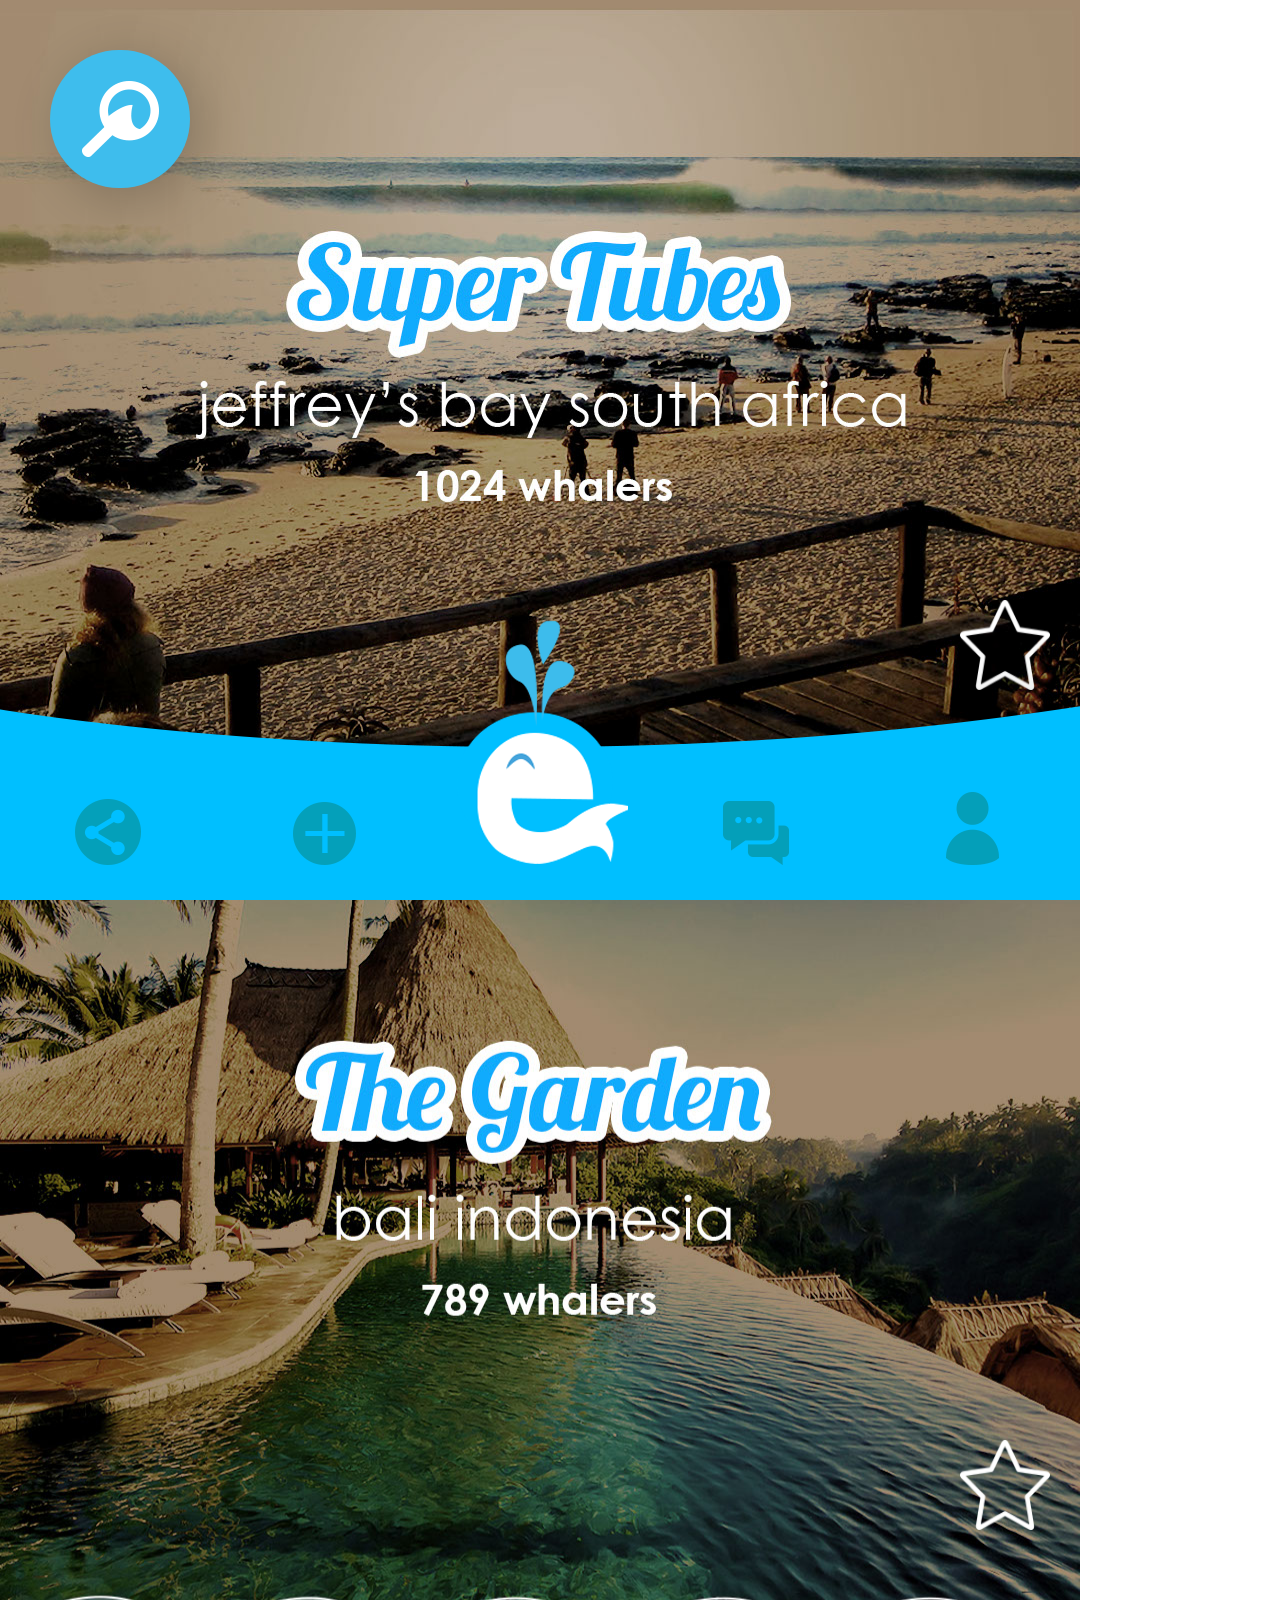
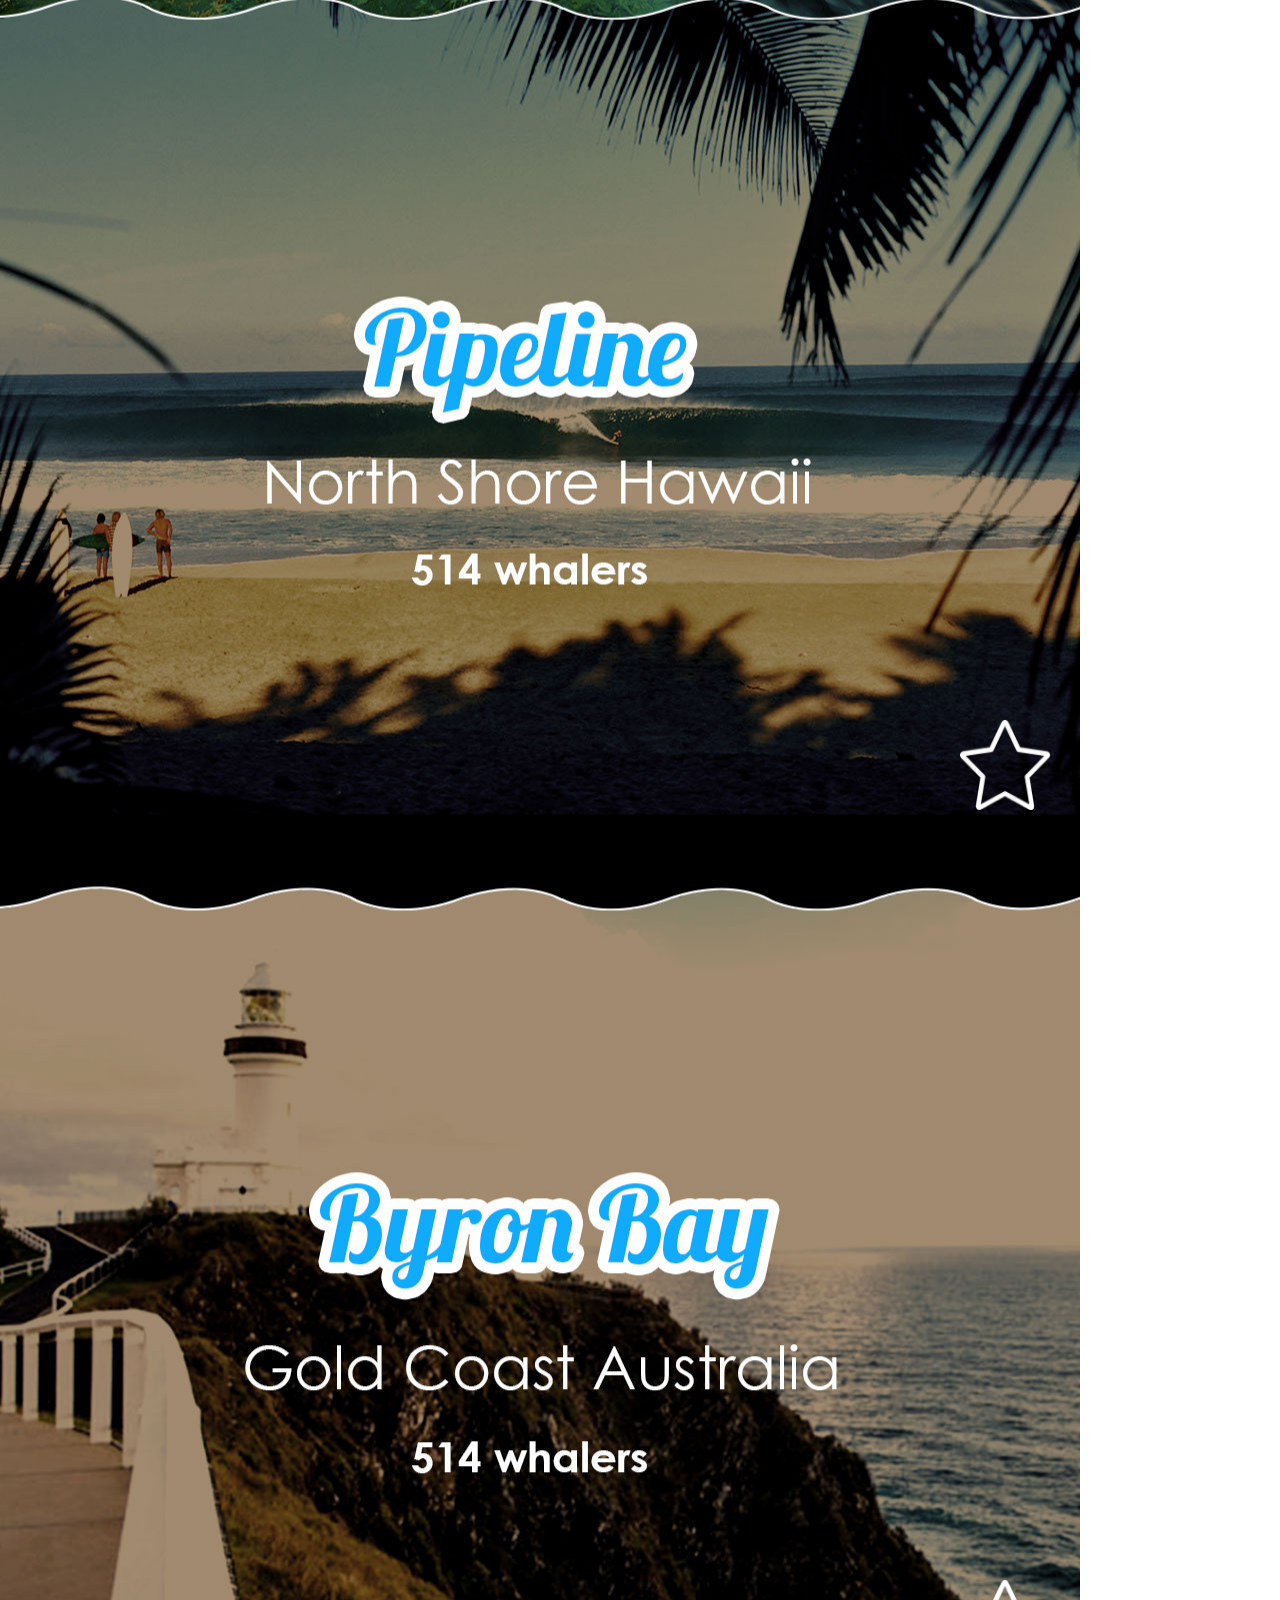
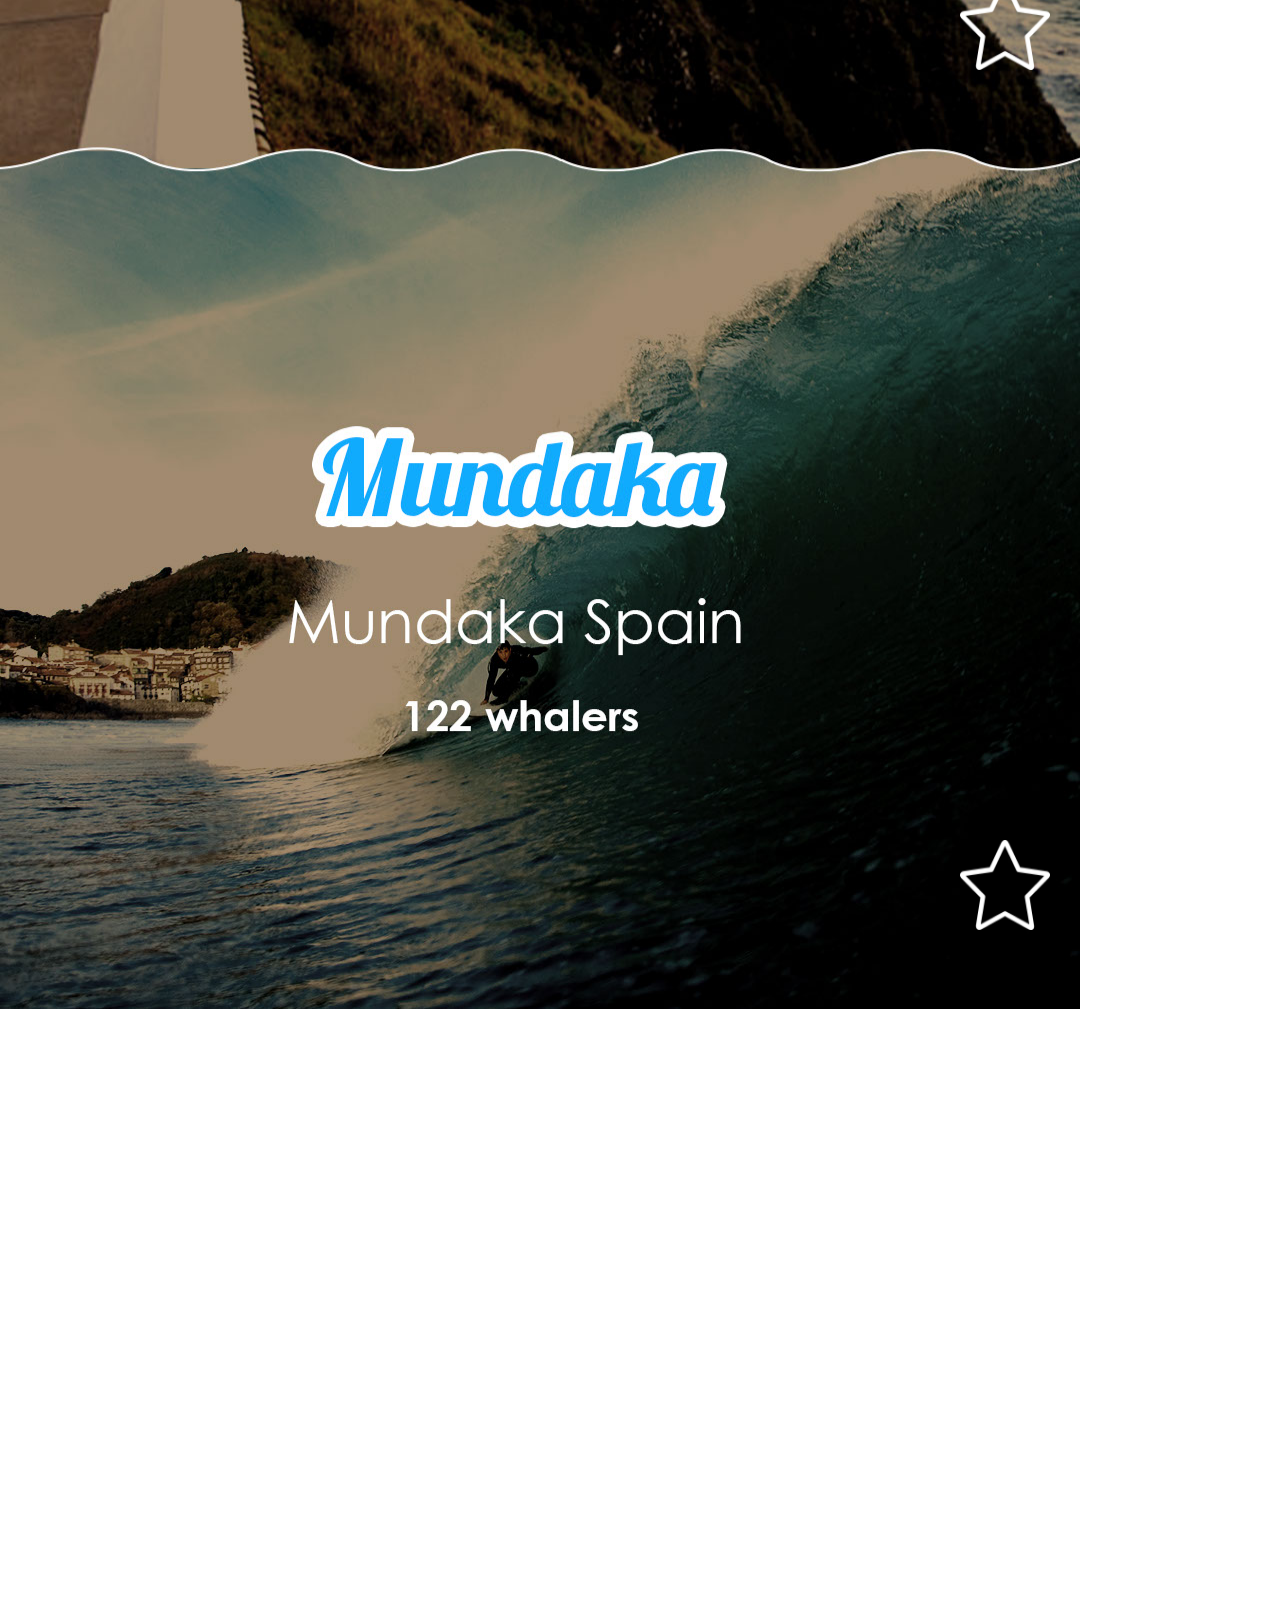
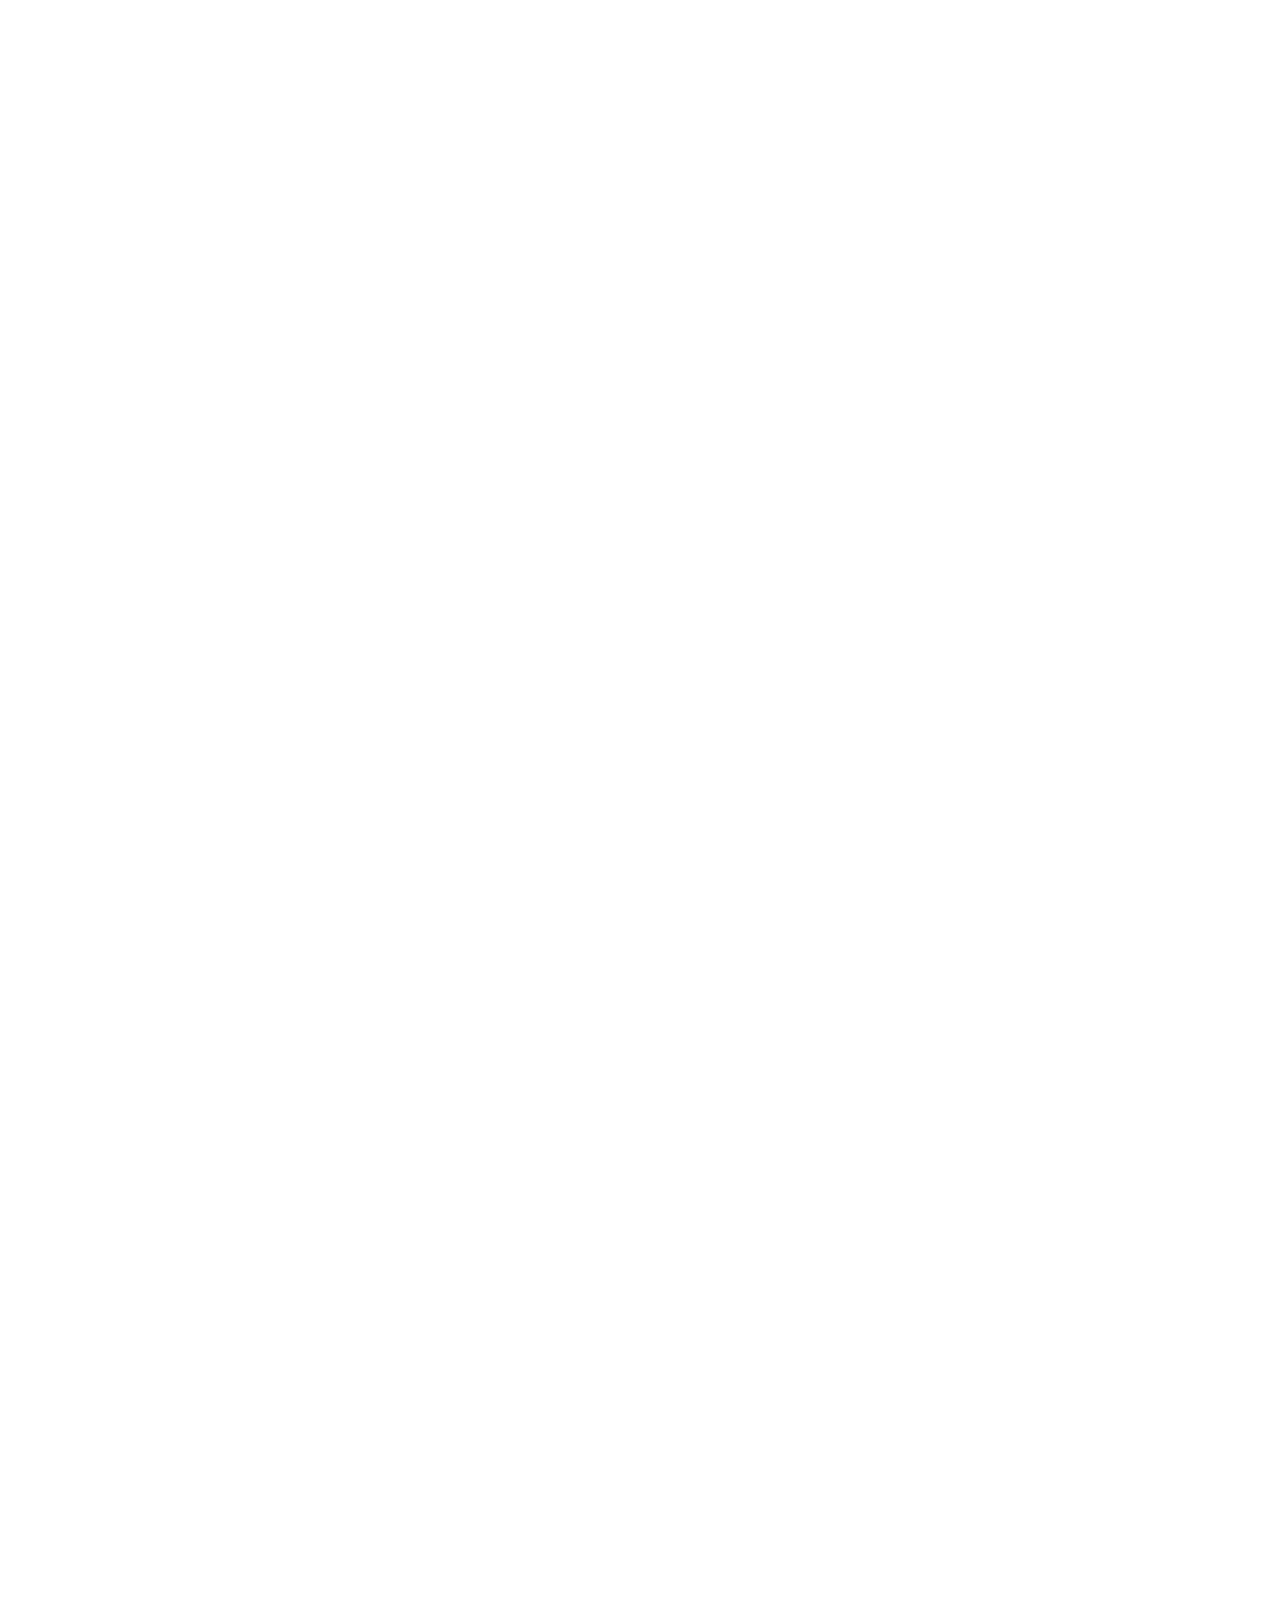
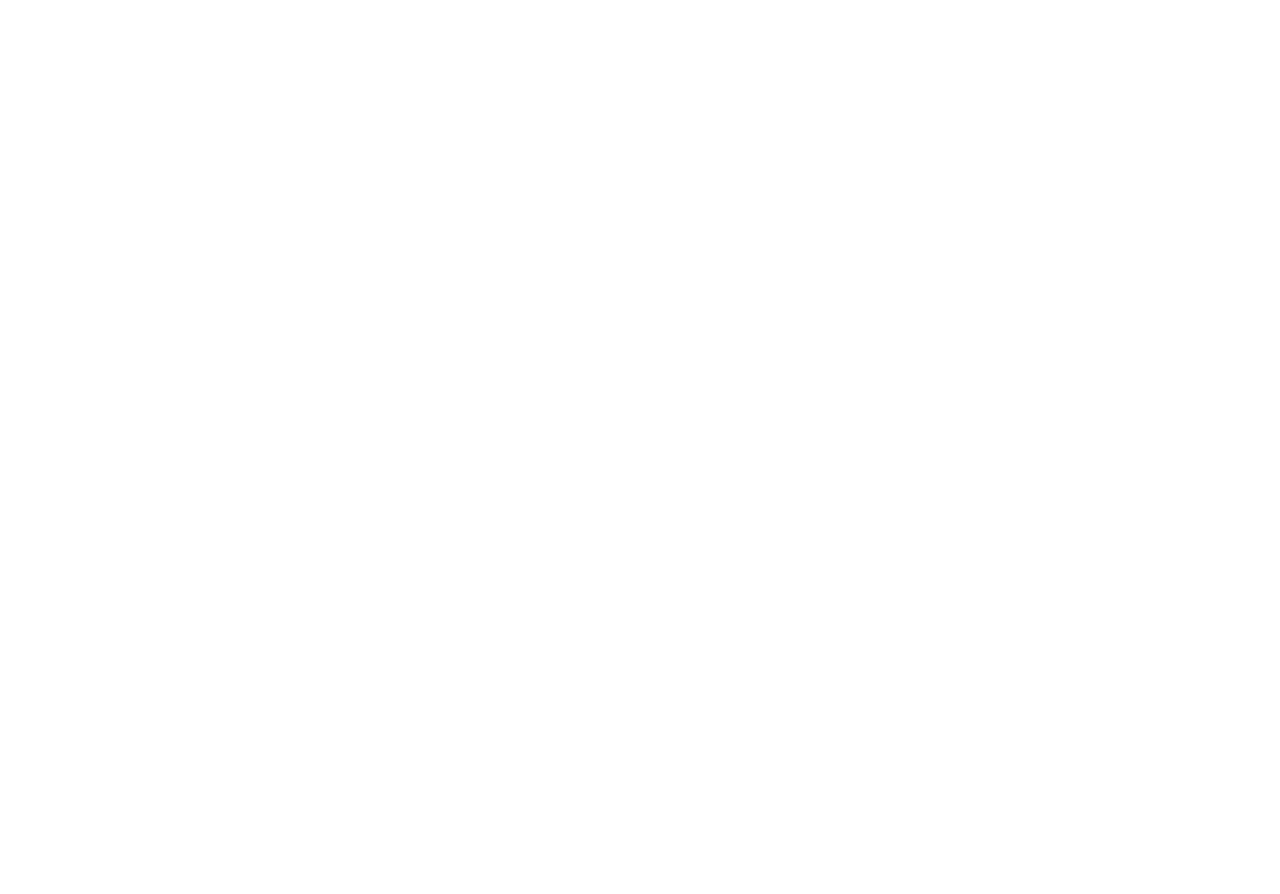
<file: index.html>
<!DOCTYPE html>
<html class="html" lang="en-US">
 <head>

  <script type="text/javascript">
   if(typeof Muse == "undefined") window.Muse = {}; window.Muse.assets = {"required":["jquery-1.8.3.min.js", "museutils.js", "jquery.watch.js", "index.css"], "outOfDate":[]};
</script>



<meta charset="utf-8" />
    <!-- base href="/demo/" / -->
    <title>Mobile Angular UI Demo</title>

  <meta http-equiv="Content-type" content="text/html;charset=UTF-8"/>
  <meta name="generator" content="2014.3.1.295"/>
  <title>Home</title>
  <meta name="viewport" content="user-scalable=no, initial-scale=1, maximum-scale=1, minimum-scale=1, width=device-width, height=device-height, target-densitydpi=device-dpi" />
  <!-- CSS -->

<link href="css/bootstrap.css" type="text/css" rel="stylesheet">
  <link href="css/reset.css" type="text/css" rel="stylesheet">
 <link rel="stylesheet" type="text/css" href="css/site_global.css?422415861"/>
  <link rel="stylesheet" type="text/css" href="css/master_a-master.css?4186339774"/>
  <link rel="stylesheet" type="text/css" href="css/index.css?429422654" id="pagesheet"/>
  <link href="css/search_style.css" type="text/css" rel="stylesheet">
  <link href="css/menu_style.css" type="text/css" rel="stylesheet">
  
  
  <script src="js/jquery-2.1.1.min.js"></script>
  <script src="js/bootstrap.js"></script>
  
  
  <!-- Other scripts -->
  <script type="text/javascript">
   document.documentElement.className += ' js';
</script>


<style>


.fav_wrapper{
	position:relative;
	z-index:995;
}

.fav_btn{
	z-index:995; 
	position:relative; 
	width:90px; 
	height:90px; 
	display:block; 
	margin-left:960px; 
	margin-top:600px;
}

#myModal{
	top:400px;
	text-align:center;
	border-radius:55px;


}



.modal-content{border-radius:30px;
width:645px;
height:945px;
background-image:url(images/share_bg.png);
background-repeat:no-repeat;
clear:both;

}

a:focus{
	outline:0;
}

#menu_wrapper{
	height:345px;
}






</style>

   </head>
 <body>

 

 

  <div class="clearfix" id="page" style="clear:both;"><!-- group -->
  
   <div class="clearfix grpelem" id="pu379"><!-- group -->
    <div class="clip_frame grpelem" id="u379"><!-- image -->
    
    

    
         <!--search form-->
    <form id="demo-b">
<input type="search" placeholder="Search">
</form>







    
     <img class="block" id="u379_img" src="images/bg_home.jpg" alt="" width="1080" height="4210" />
    </div>
    <a class="nonblock nontext grpelem" id="u121" href="map.html"><!-- simple frame --></a>
    <div  class="fav_wrapper">
    	<div><img  class="fav_btn" src="images/favorites_blank.png" width="95" height="90"></div>
    </div>
    <a class="nonblock nontext grpelem" id="u122" href="map.html"><!-- simple frame --></a>
    <div  class="fav_wrapper" style="margin-top:750px;">
    	<div><img  class="fav_btn" src="images/favorites_blank.png" width="95" height="90"></div>
    </div>
    <a class="nonblock nontext grpelem" id="u123" href="map.html"><!-- simple frame --></a>
    <div  class="fav_wrapper" style="margin-top:790px;">
    	<div><img  class="fav_btn" src="images/favorites_blank.png" width="95" height="90"></div>
    </div>
    <a class="nonblock nontext grpelem" id="u385" href="map.html"><!-- simple frame --></a>
    <div  class="fav_wrapper" style="margin-top:770px;">
    	<div><img  class="fav_btn" src="images/favorites_blank.png" width="95" height="90"></div>
    </div>
    <a class="nonblock nontext grpelem" id="u386" href="map.html"><!-- simple frame --></a>
    <div  class="fav_wrapper" style="margin-top:770px;">
    	<div><img  class="fav_btn" src="images/favorites_blank.png" width="95" height="90"></div>
    </div>
   </div>
   <a class="anchor_item grpelem" id="untitled"></a>
   <div class="verticalspacer"></div>
   <div class="clip_frame grpelem" id="u564"><!-- image -->
   </div>
   
   
     
    
         <div id="menu_wrapper">
    <div id="menu">
    <ul>
  
      <a class="icons" href="#" data-toggle="modal" data-target="#myModal"><li><img src="images/share_btn.png"></li></a>
      <a class="icons" href="new_sale.html"><li><img src="images/add.png"></li></a>
      <a id="home" href="index.html"><li><img id="logo_btn" src="images/home_btn.png"></li></a>
      <a class="icons" href="chat_history.html"><li><img src="images/msg.png"></li></a>
      <a class="icons" href="my_trip.html"><li><img src="images/profile.png"></li></a>

 </ul>
    
    </div>
    
   

  </div>
  
  
                 <!-- Modal -->
    <div id="myModal" class="modal fade" role="dialog">
      <div class="modal-dialog">
    
        <!-- Modal content-->
        <div class="modal-content">
          <div class="modal-header">
            <button type="button" class="close" data-dismiss="modal">&times;</button>
        
          </div>
          <div class="modal-body">
            <ul class="rslides">
              <a href="#" ><li><img src="images/share_fb.png" alt="" style="margin-top:345px; margin-bottom:20px;"></li></a>
              <a href="map.html"><li><img src="images/share_tw.png" alt="" style="margin-bottom:20px;"></li></a>
              <a href="chat.html"><li><img src="images/share_google.png" alt=""></li></a>
            </ul>
          </div>
       <!--   <div class="modal-footer">
            <button type="button" class="btn btn-default" data-dismiss="modal">Close</button>
          </div>-->
        </div>
    
      </div>
    </div>
   
    
  
  
  <!-- JS includes -->
  <script type="text/javascript">
   if (document.location.protocol != 'https:') document.write('\x3Cscript src="http://musecdn2.businesscatalyst.com/scripts/4.0/jquery-1.8.3.min.js" type="text/javascript">\x3C/script>');
</script>

<!--jquery-->
  <script type="text/javascript">
   window.jQuery || document.write('\x3Cscript src="scripts/jquery-1.8.3.min.js" type="text/javascript">\x3C/script>');
</script>
  <script src="scripts/museutils.js?479751881" type="text/javascript"></script>
  <script src="scripts/jquery.watch.js?4232581965" type="text/javascript"></script>
  <!-- Other scripts -->
  <script type="text/javascript">
   $(document).ready(function() { try {
(function(){var a={},b=function(a){if(a.match(/^rgb/))return a=a.replace(/\s+/g,"").match(/([\d\,]+)/gi)[0].split(","),(parseInt(a[0])<<16)+(parseInt(a[1])<<8)+parseInt(a[2]);if(a.match(/^\#/))return parseInt(a.substr(1),16);return 0};(function(){$('link[type="text/css"]').each(function(){var b=($(this).attr("href")||"").match(/\/?css\/([\w\-]+\.css)\?(\d+)/);b&&b[1]&&b[2]&&(a[b[1]]=b[2])})})();(function(){$("body").append('<div class="version" style="display:none; width:1px; height:1px;"></div>');
for(var c=$(".version"),d=0;d<Muse.assets.required.length;){var f=Muse.assets.required[d],g=f.match(/([\w\-\.]+)\.(\w+)$/),k=g&&g[1]?g[1]:null,g=g&&g[2]?g[2]:null;switch(g.toLowerCase()){case "css":k=k.replace(/\W/gi,"_").replace(/^([^a-z])/gi,"_$1");c.addClass(k);var g=b(c.css("color")),h=b(c.css("background-color"));g!=0||h!=0?(Muse.assets.required.splice(d,1),"undefined"!=typeof a[f]&&(g!=a[f]>>>24||h!=(a[f]&16777215))&&Muse.assets.outOfDate.push(f)):d++;c.removeClass(k);break;case "js":k.match(/^jquery-[\d\.]+/gi)&&
typeof $!="undefined"?Muse.assets.required.splice(d,1):d++;break;default:throw Error("Unsupported file type: "+g);}}c.remove();if(Muse.assets.outOfDate.length||Muse.assets.required.length)c="Some files on the server may be missing or incorrect. Clear browser cache and try again. If the problem persists please contact website author.",(d=location&&location.search&&location.search.match&&location.search.match(/muse_debug/gi))&&Muse.assets.outOfDate.length&&(c+="\nOut of date: "+Muse.assets.outOfDate.join(",")),d&&Muse.assets.required.length&&(c+="\nMissing: "+Muse.assets.required.join(",")),alert(c)})()})();
/* body */
Muse.Utils.transformMarkupToFixBrowserProblemsPreInit();/* body */
Muse.Utils.prepHyperlinks(true);/* body */
Muse.Utils.fullPage('#page');/* 100% height page */
Muse.Utils.showWidgetsWhenReady();/* body */
Muse.Utils.transformMarkupToFixBrowserProblems();/* body */
} catch(e) { if (e && 'function' == typeof e.notify) e.notify(); else Muse.Assert.fail('Error calling selector function:' + e); }});


</script>

<script>
$('.fav_btn').each(function(index, element) {
    $(this).click(function(){
		if($(this).attr('src')=="images/favorites_blank.png"){
			$(this).attr('src' , "images/favorites_full.png")
		}
		
		else{
			$(this).attr('src' , "images/favorites_blank.png")
		}
	})
});
</script>

   </body>
</html>
</file>
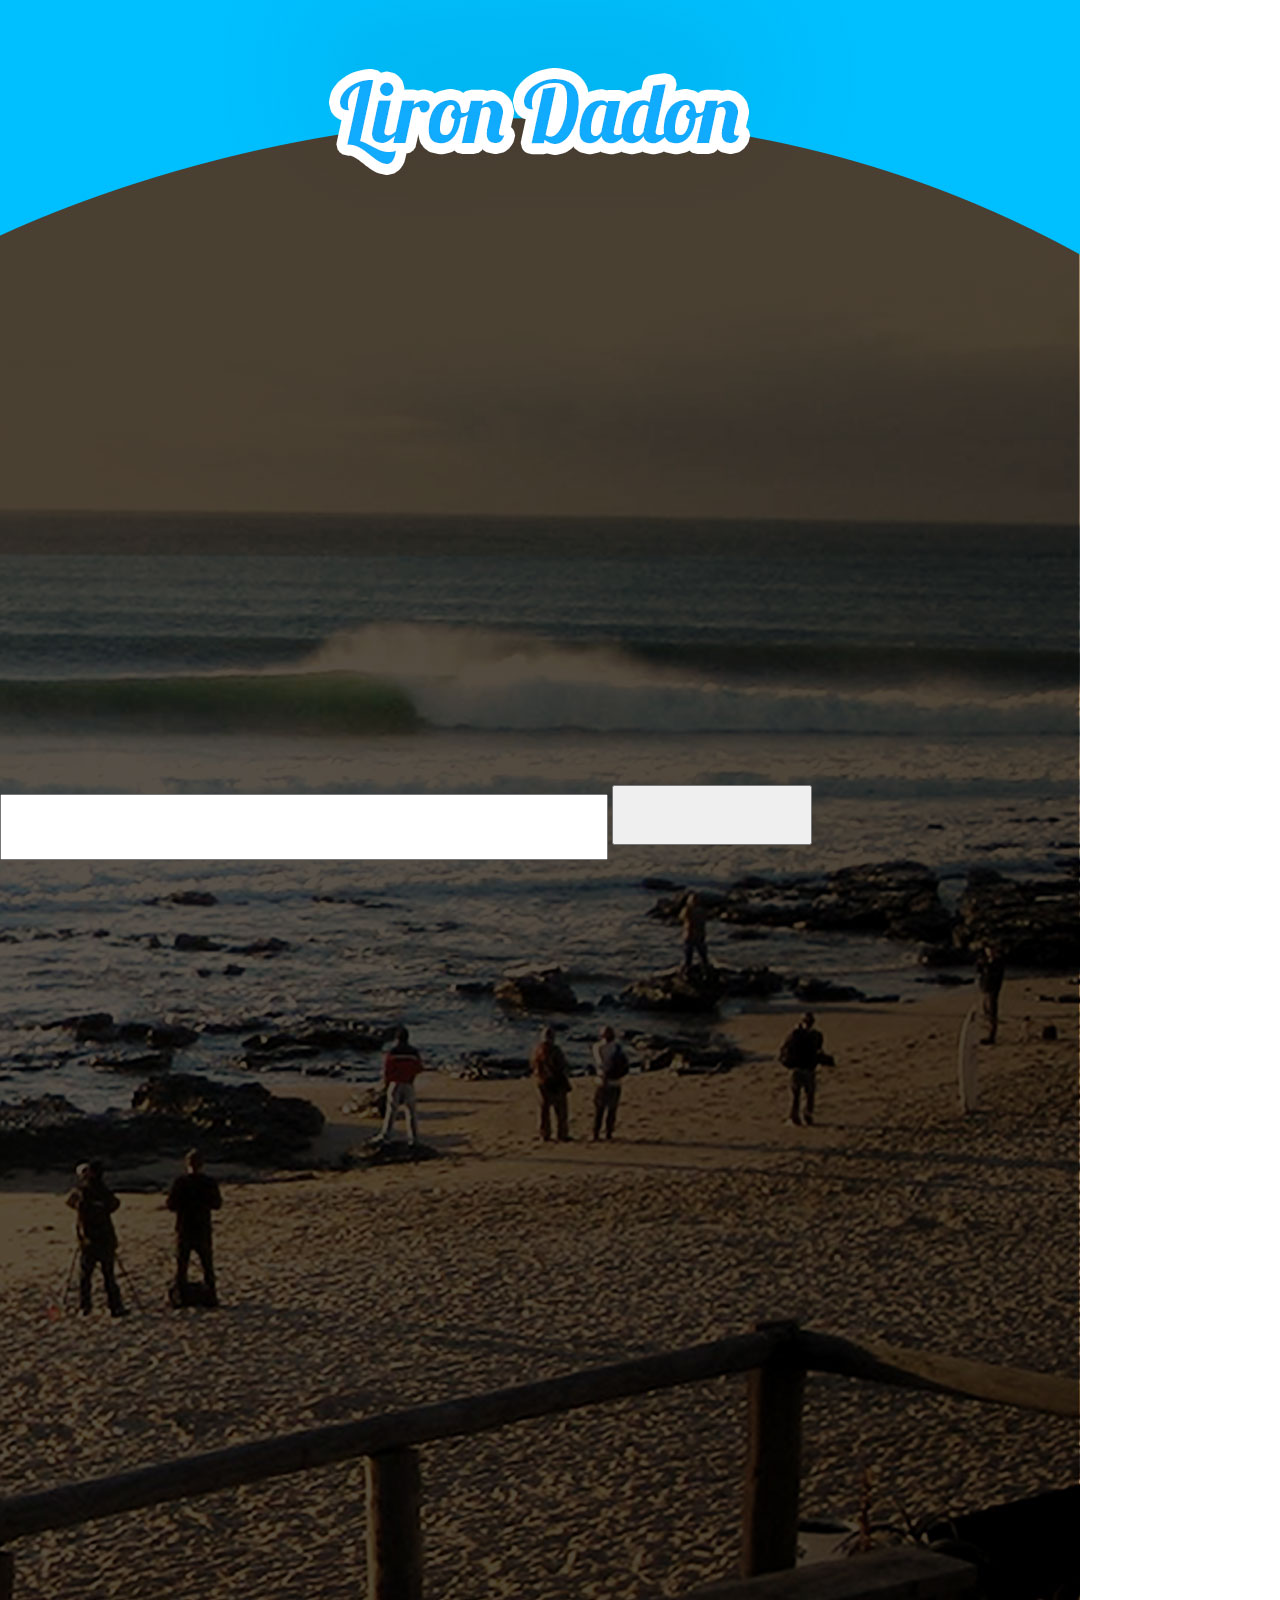
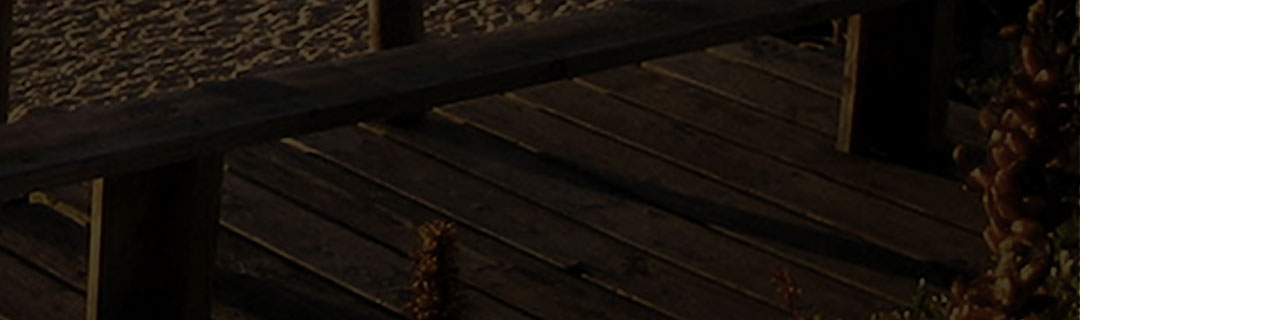
<file: chat.html>
<!doctype html>
<html>
<head>
<meta charset="utf-8">
<title>Untitled Document</title>
<link href="css/reset.css" type="text/css" rel="stylesheet">
<meta name="viewport" content="user-scalable=no, initial-scale=1, maximum-scale=1, minimum-scale=1, width=device-width, height=device-height, target-densitydpi=device-dpi" />
<script src="js/jquery-2.1.1.min.js" type="text/javascript"></script>
<style>
#wrapper{
	width:1080px;
	height:1920px;
	background-image:url(images/chat_bg.jpg);
	background-repeat:no-repeat;
}
#chat_wrapper {
	padding-top:350px;
}
.chat_msg {
	background:#fff;
	color:#000;
	padding:30px 30px 30px 60px;
	text-align:left;
	font-size:60px;
	display:inline-block;
	clear:both;
	margin-bottom:30px;
	visibility:hidden;
}
.chat_left {
	border-radius: 0 20px 20px 0;
	float:left;
}
.chat_right {
	border-radius: 20px 0 0 20px;
	float:right;
}
#my_msg {
	position:absolute;
	bottom:40px;
}
#input_text {
	height:60px;
	width:600px;
	font-size:44px;
}
#my_msg button {
	width:200px;
	height:60px;
	font-size:44px;
}
</style>
</head>

<body>
<div id="wrapper">
	<div id="chat_wrapper_pool">
        <span class="chat_msg chat_right">Cool, chillin'... how you doin'?</span>
        <span class="chat_msg chat_right">Wanna hang out?</span>
    </div>
	<div id="chat_wrapper">
    	
    </div>
    <div id="my_msg">
        <input type="text" id="input_text">
        <button value="Send" onClick="new_msg()"> 
    </div>
</div>

<script>
function show_msg(id) {
	id.css({'visibility': 'visible'});
	w = id.width() + 90;
	w = '-' + w + 'px';
	if (id.hasClass('chat_left')) {
		id.css({'margin-left': w});
		id.animate({'margin-left': '0'}, 400);
	}
	else {
		id.css({'margin-right': w});
		id.animate({'margin-right': '0'}, 400);
	}
}
function new_msg(){
	text = $('#input_text').val();
	msg = '<span class="chat_msg chat_left">'+text+'</span>';
	$('#chat_wrapper').append(msg);
	//show_msg($('#chat_wrapper span:last-child'));
	setTimeout(show_msg, 250, $('#chat_wrapper span:last-child'));
	
	reply = $('#chat_wrapper_pool span:first-child');
	reply.detach().appendTo('#chat_wrapper')

	setTimeout(show_msg, 2500, $('#chat_wrapper span:last-child'));
	$('#input_text').val('');
}
</script>
</body>
</html>
</file>
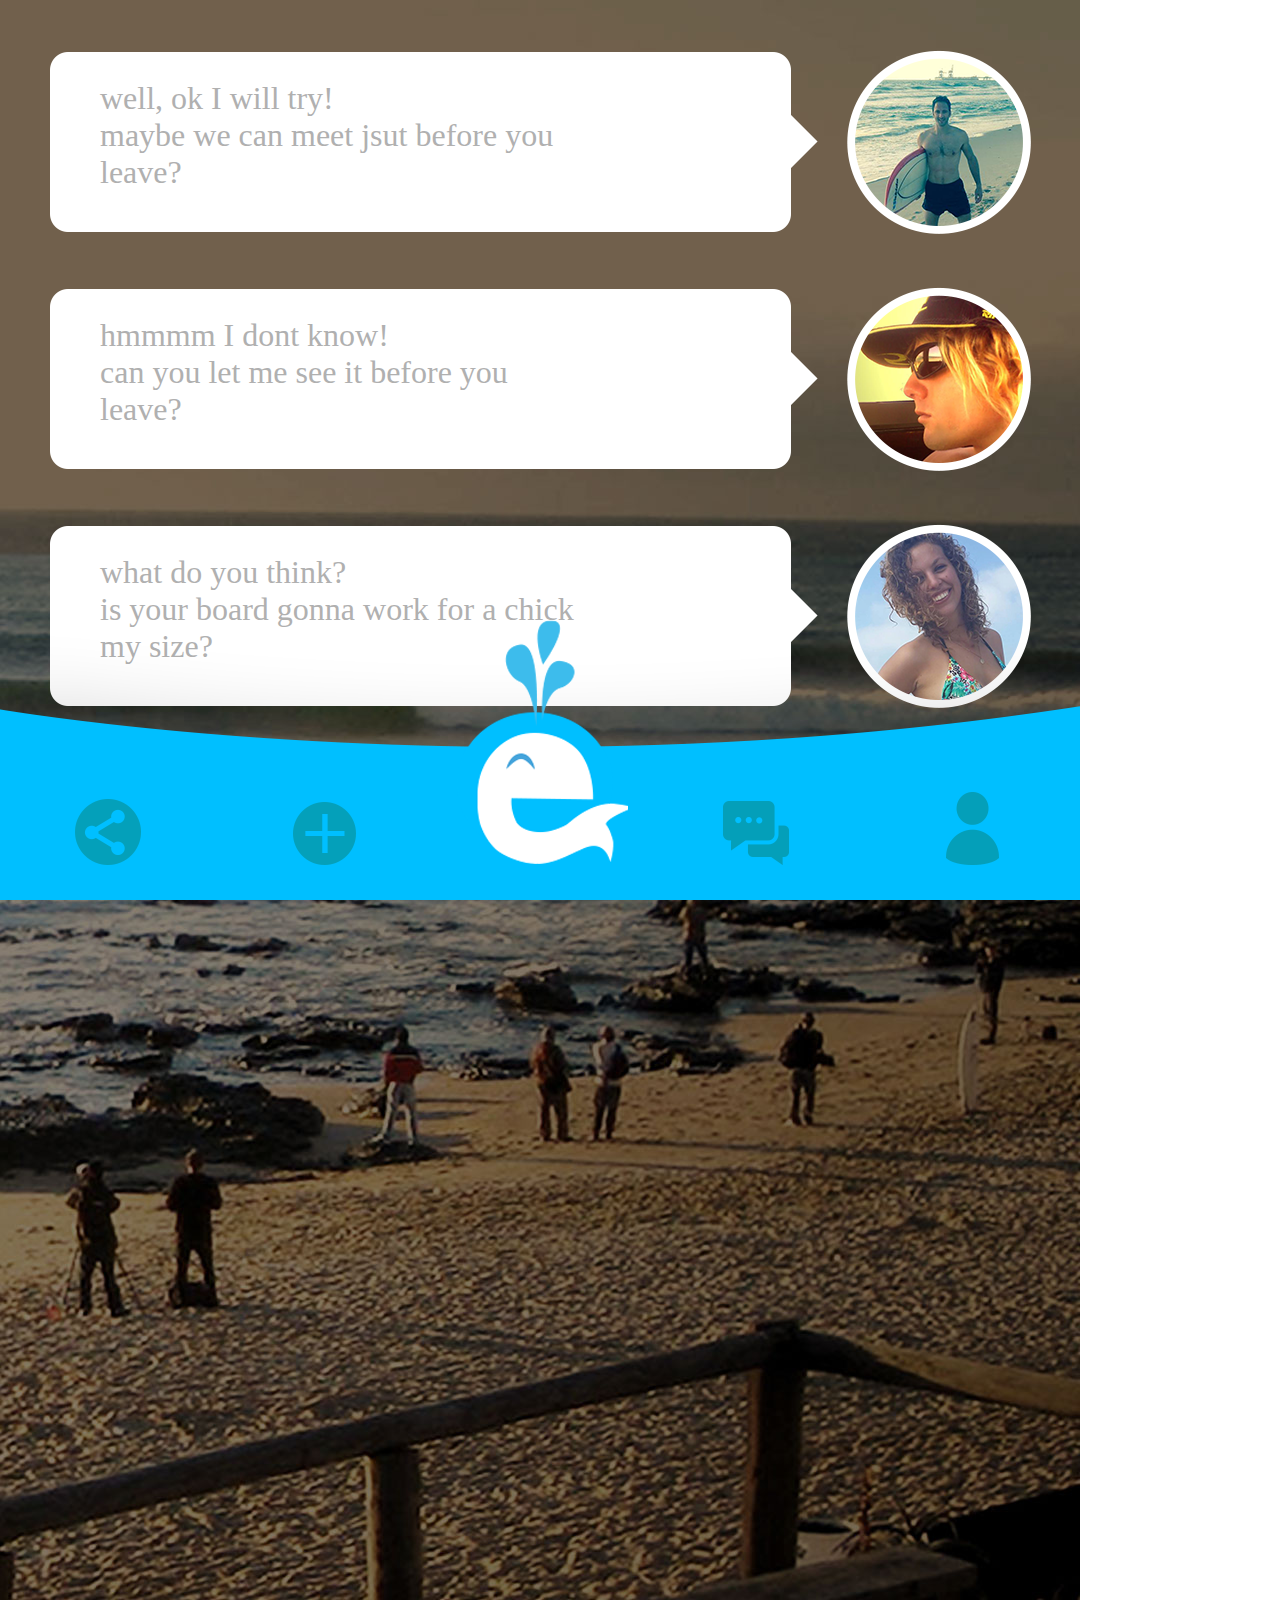
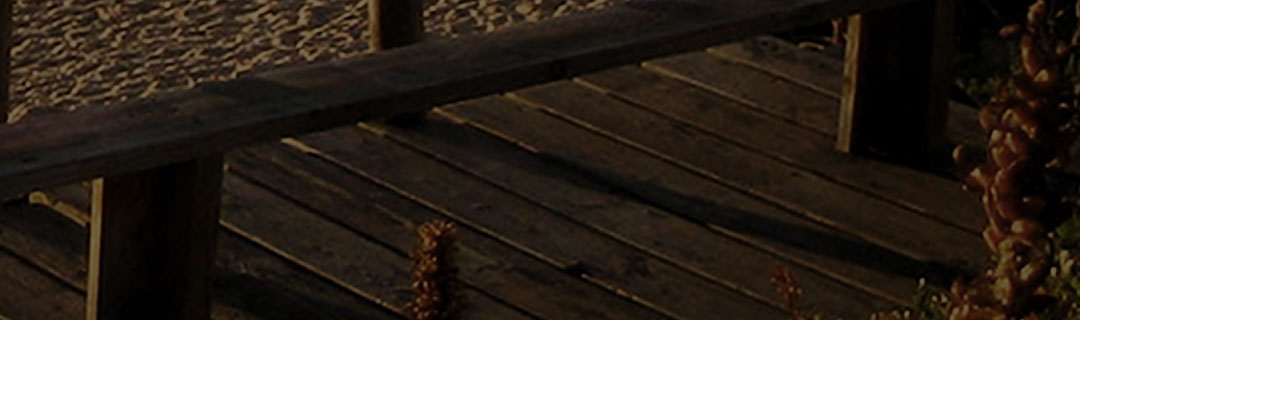
<file: chat_history.html>
<!doctype html>
<html>
<head>
<meta charset="utf-8">
<title>Untitled Document</title>
<link href="css/reset.css" type="text/css" rel="stylesheet">
<meta name="viewport" content="user-scalable=no, initial-scale=1, maximum-scale=1, minimum-scale=1, width=device-width, height=device-height, target-densitydpi=device-dpi" />
<link href="css/menu_style.css" type="text/css" rel="stylesheet">


<style>
#wrapper{
	width:1080px;
	height:1920px;
	background-image:url(images/bg.jpg);
	background-repeat:no-repeat;
	padding:50px;
	
}

section{
	margin-bottom:50px;
}

h1{
	font-family:century gothic;
	color:#B0B0B0;
	font-size:2em;
	position:absolute;
	margin-left:50px;
	margin-top:30px;
	line-height:normal;
}

</style>

</head>

<body>
<div id="wrapper">

  <section id="liron">
  <h1>well, ok I will try!<br> maybe we can meet jsut before you<br> leave?</h1>
    <a href="chat.html"><img src="images/liron_chat.png"></a>
  </section>
  
  <section id="alon">
   <h1>hmmmm I dont know!<br> can you let me see it before you<br> leave?</h1>
    <a href="chat.html"><img src="images/alon_chat.png"></a>
  </section>
  
  <section id="adi">
   <h1>what do you think?<br> is your board gonna work for a chick<br> my size?</h1>
    <a href="chat.html"><img src="images/adi_chat.png"></a>
  </section>
  

    
    </div>
    
             <div id="menu_wrapper">
    <div id="menu">
    <ul>
      <a class="icons" href="#"><li><img src="images/share_btn.png"></li></a>
      <a class="icons" href="new_sale.html"><li><img src="images/add.png"></li></a>
      <a id="home" href="index.html"><li><img id="logo_btn" src="images/home_btn.png"></li></a>
      <a class="icons" href="chat_history.html"><li><img src="images/msg.png"></li></a>
      <a class="icons" href="my_trip.html"><li><img src="images/profile.png"></li></a>

 </ul>
    
    </div>
   

</div>
</body>
</html>
</file>
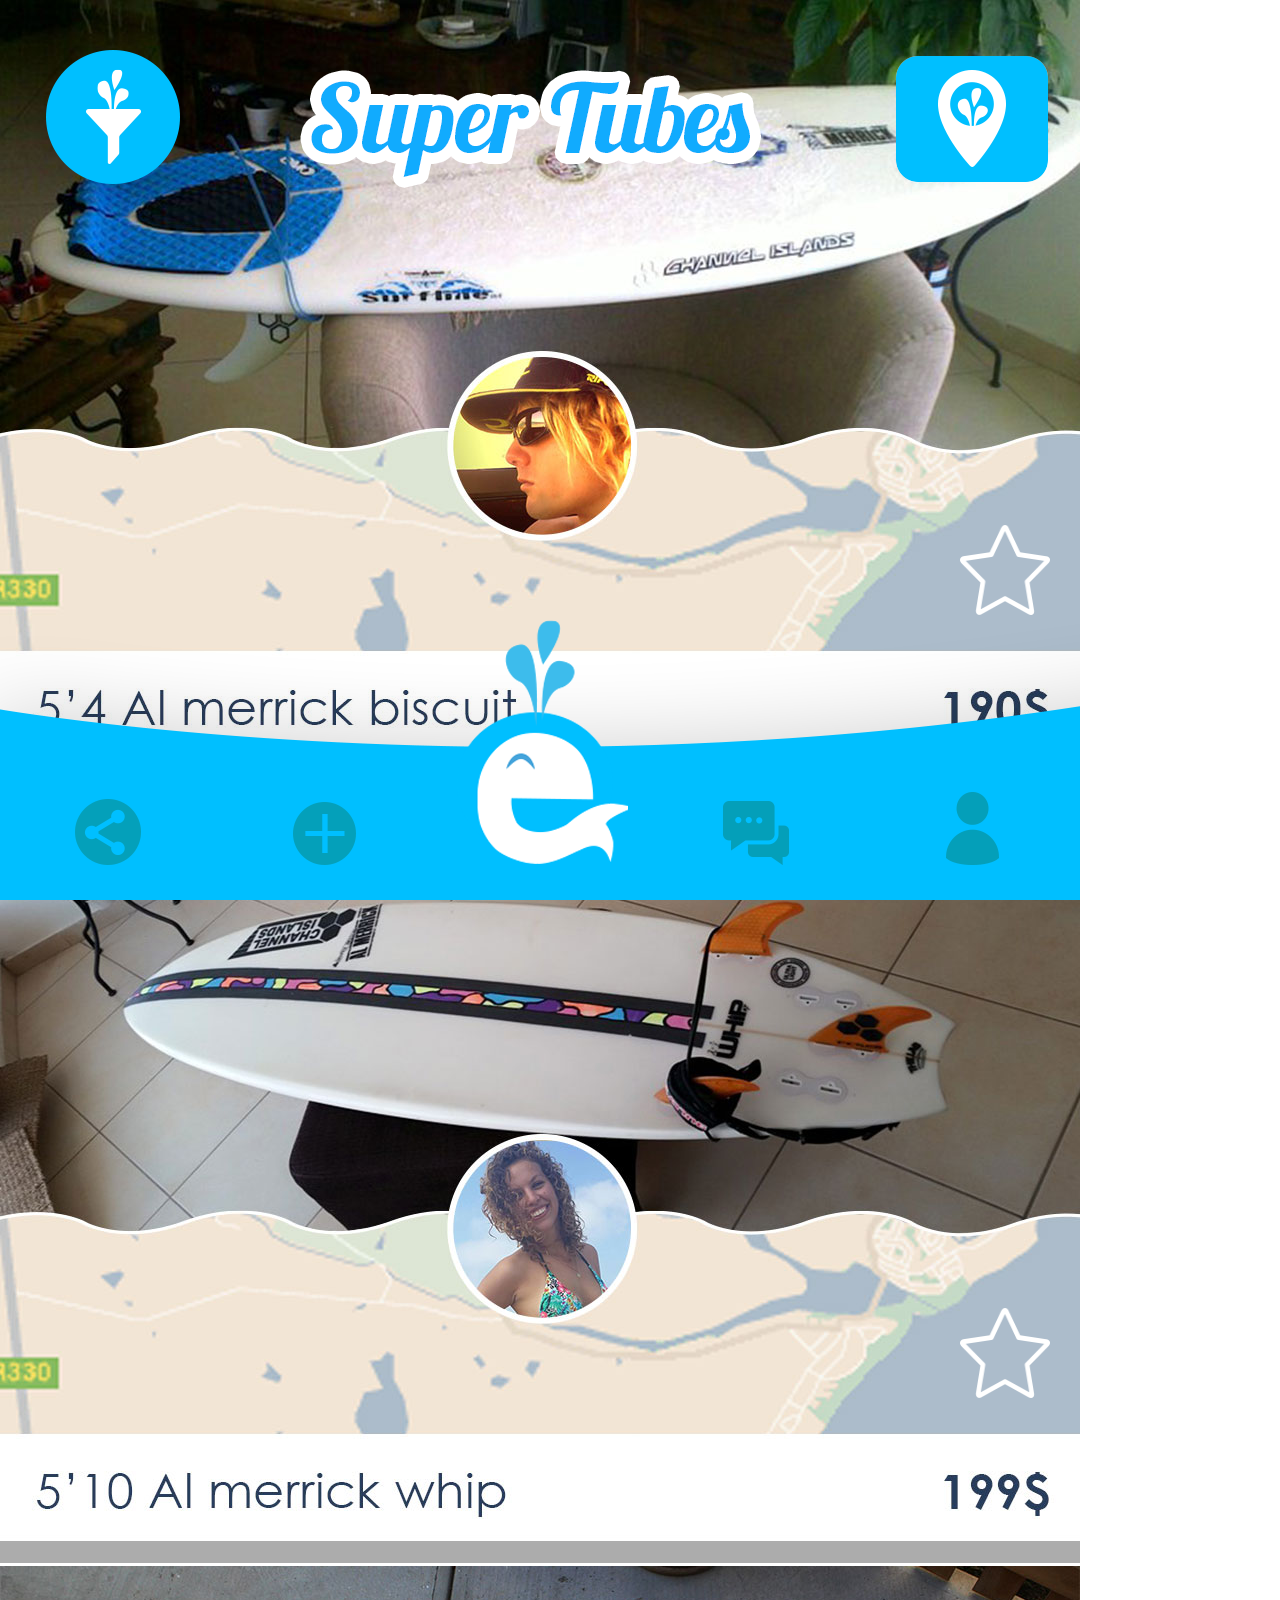
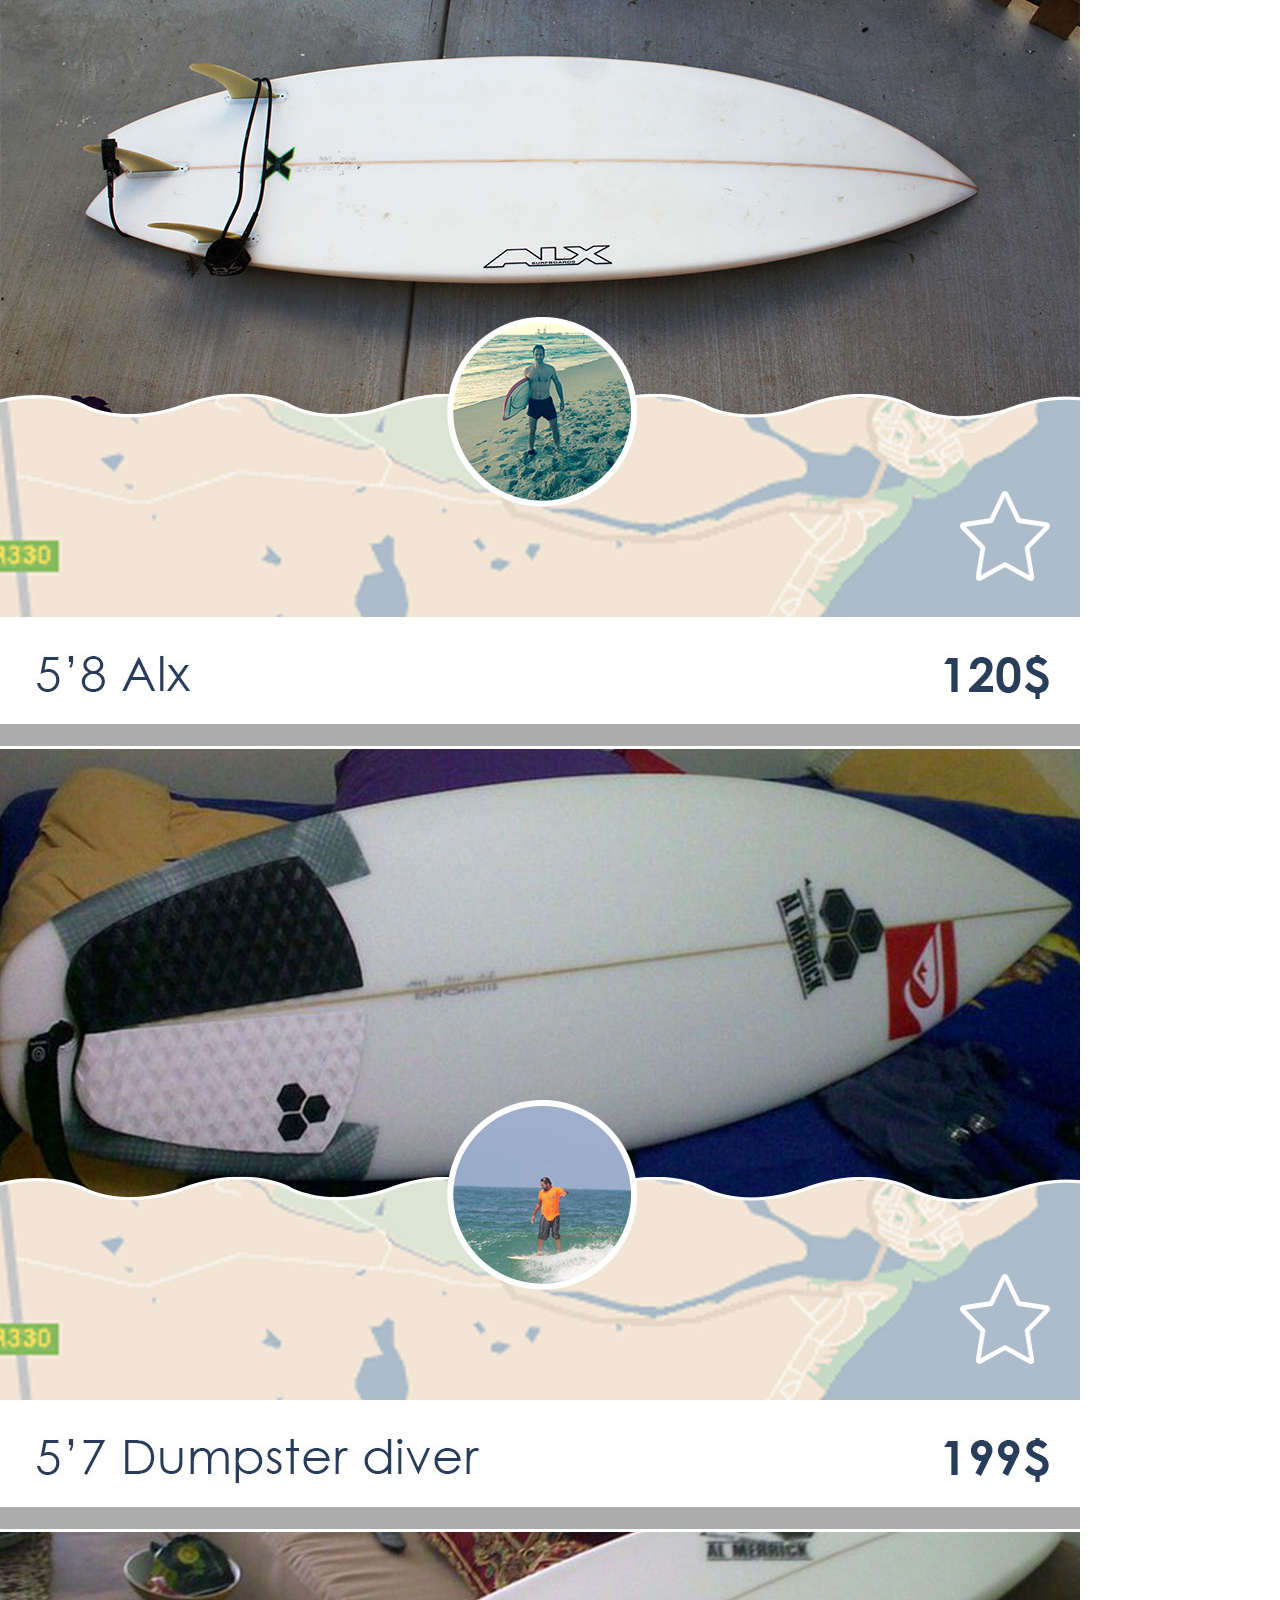
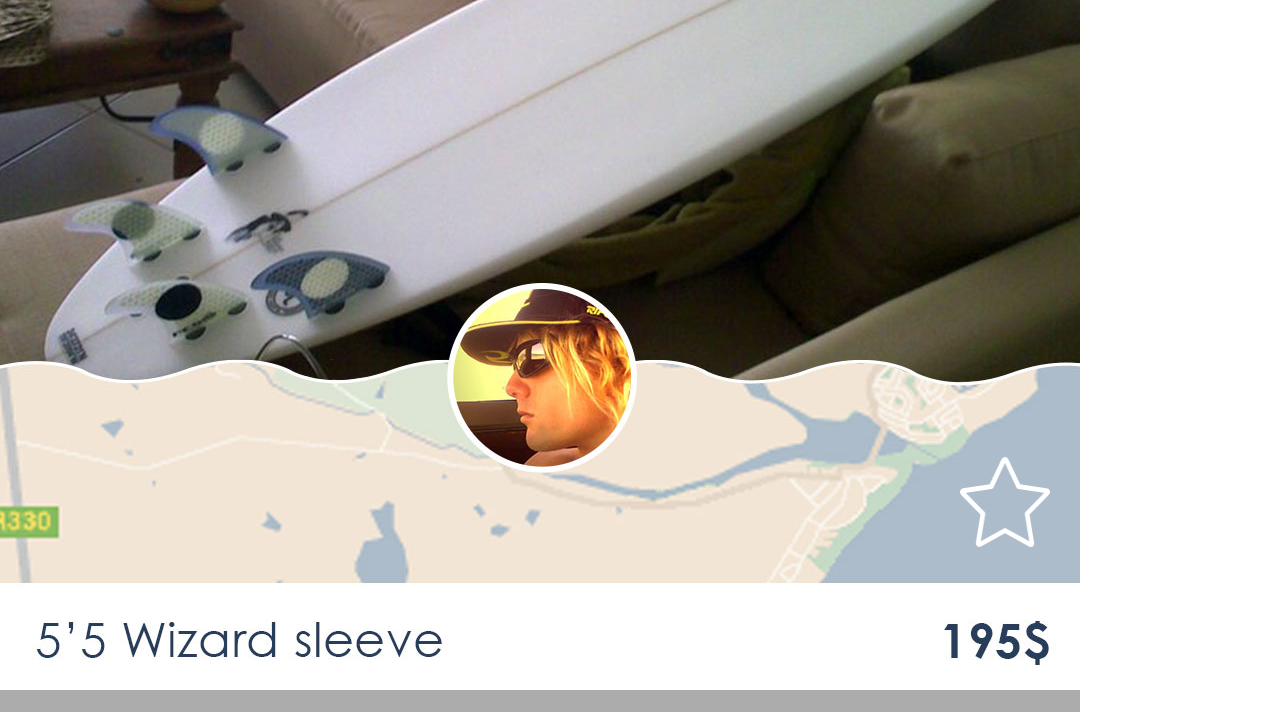
<file: list.html>
<!doctype html>
<html>
<head>
<meta charset="utf-8">
<title>Untitled Document</title>

<!--css-->
<link href="css/reset.css" type="text/css" rel="stylesheet">
<meta name="viewport" content="user-scalable=no, initial-scale=1, maximum-scale=1, minimum-scale=1, width=device-width, height=device-height, target-densitydpi=device-dpi" />
<link href="css/menu_style.css" type="text/css" rel="stylesheet">



<!--js-->
<script src="js/jquery-2.1.1.min.js" type="text/javascript"></script>
<script src="js/bootstrap.js" type="text/javascript"></script>
<script src="js/num_up_down.js" type="text/javascript"></script>

<style>

#wrapper{
	width:1080px;
	height:1920px;
}

#swap_to_map{
	    position:fixed;
    left:880px;
    top: 40px;
    z-index:999;

}

#headline{
	position:fixed;
	  left:300px;
	 top: 70px;
    z-index:3;

	
}
#filter{
	    position:fixed;
    left:20px;
    top: 40px;
    z-index:3;

}

.fav_wrapper{
	position:relative;
	z-index:995;
}

.fav_btn{
	z-index:2; 
	position:relative; 
	width:90px; 
	height:90px; 
	display:block;
	position:absolute;
	left:960px;
	margin-top:525px;
}

</style>

</head>

<body>


<div id="wrapper">

 <!--top header-->
         <a href="#" id="filter"><img src="images/filter.png"></a>
            
  <img id="headline" src="images/headline.png"> 
   <div id="swap_to_map"><a href="map.html"><img src="images/map_link.png"></a></div>
   
   
   
   <!--boards-->
   
   <div id="biscuit">
   
    <div  class="fav_wrapper">
    	        <div><img  class="fav_btn" src="images/favorites_blank.png" width="95" height="90"></div>
            </div>
   
     <a href="#"><img src="img/biscuit_list.jpg"></a>
   </div>
   
   <div id="biscuit">
   
    <div  class="fav_wrapper">
    	        <div><img  class="fav_btn" src="images/favorites_blank.png" width="95" height="90"></div>
            </div>
   
     <a href="#"><img src="img/black.jpg"></a>
   </div>
   
   <div id="biscuit">
   
    <div  class="fav_wrapper">
    	        <div><img  class="fav_btn" src="images/favorites_blank.png" width="95" height="90"></div>
            </div>
   
     <a href="#"><img src="img/ALX_list.jpg"></a>
   </div>
   
   <div id="biscuit">
   
    <div  class="fav_wrapper">
    	        <div><img  class="fav_btn" src="images/favorites_blank.png" width="95" height="90"></div>
            </div>
   
     <a href="#"><img src="img/dumpster.jpg"></a>
   </div>
   
   <div id="biscuit">
   
    <div  class="fav_wrapper">
    	        <div><img  class="fav_btn" src="images/favorites_blank.png" width="95" height="90"></div>
            </div>
   
     <a href="#"><img src="img/wizard_list.jpg"></a>
   </div>


  
  

</div>


      <div id="menu_wrapper">
    <div id="menu">
    <ul>
      <a class="icons" href="#"><li><img src="images/share_btn.png"></li></a>
      <a class="icons" href="new_sale.html"><li><img src="images/add.png"></li></a>
      <a id="home" href="index.html"><li><img id="logo_btn" src="images/home_btn.png"></li></a>
      <a class="icons" href="chat_history.html"><li><img src="images/msg.png"></li></a>
      <a class="icons" href="my_trip.html"><li><img src="images/profile.png"></li></a>

 </ul>
    
    </div>
   

  </div>





<!--fav btn JS-->

<script>
$('.fav_btn').each(function(index, element) {
    $(this).click(function(){
		if($(this).attr('src')=="images/favorites_blank.png"){
			$(this).attr('src' , "images/favorites_full.png")
		}
		
		else{
			$(this).attr('src' , "images/favorites_blank.png")
		}
	})
});
</script>

</body>
</html>
</file>
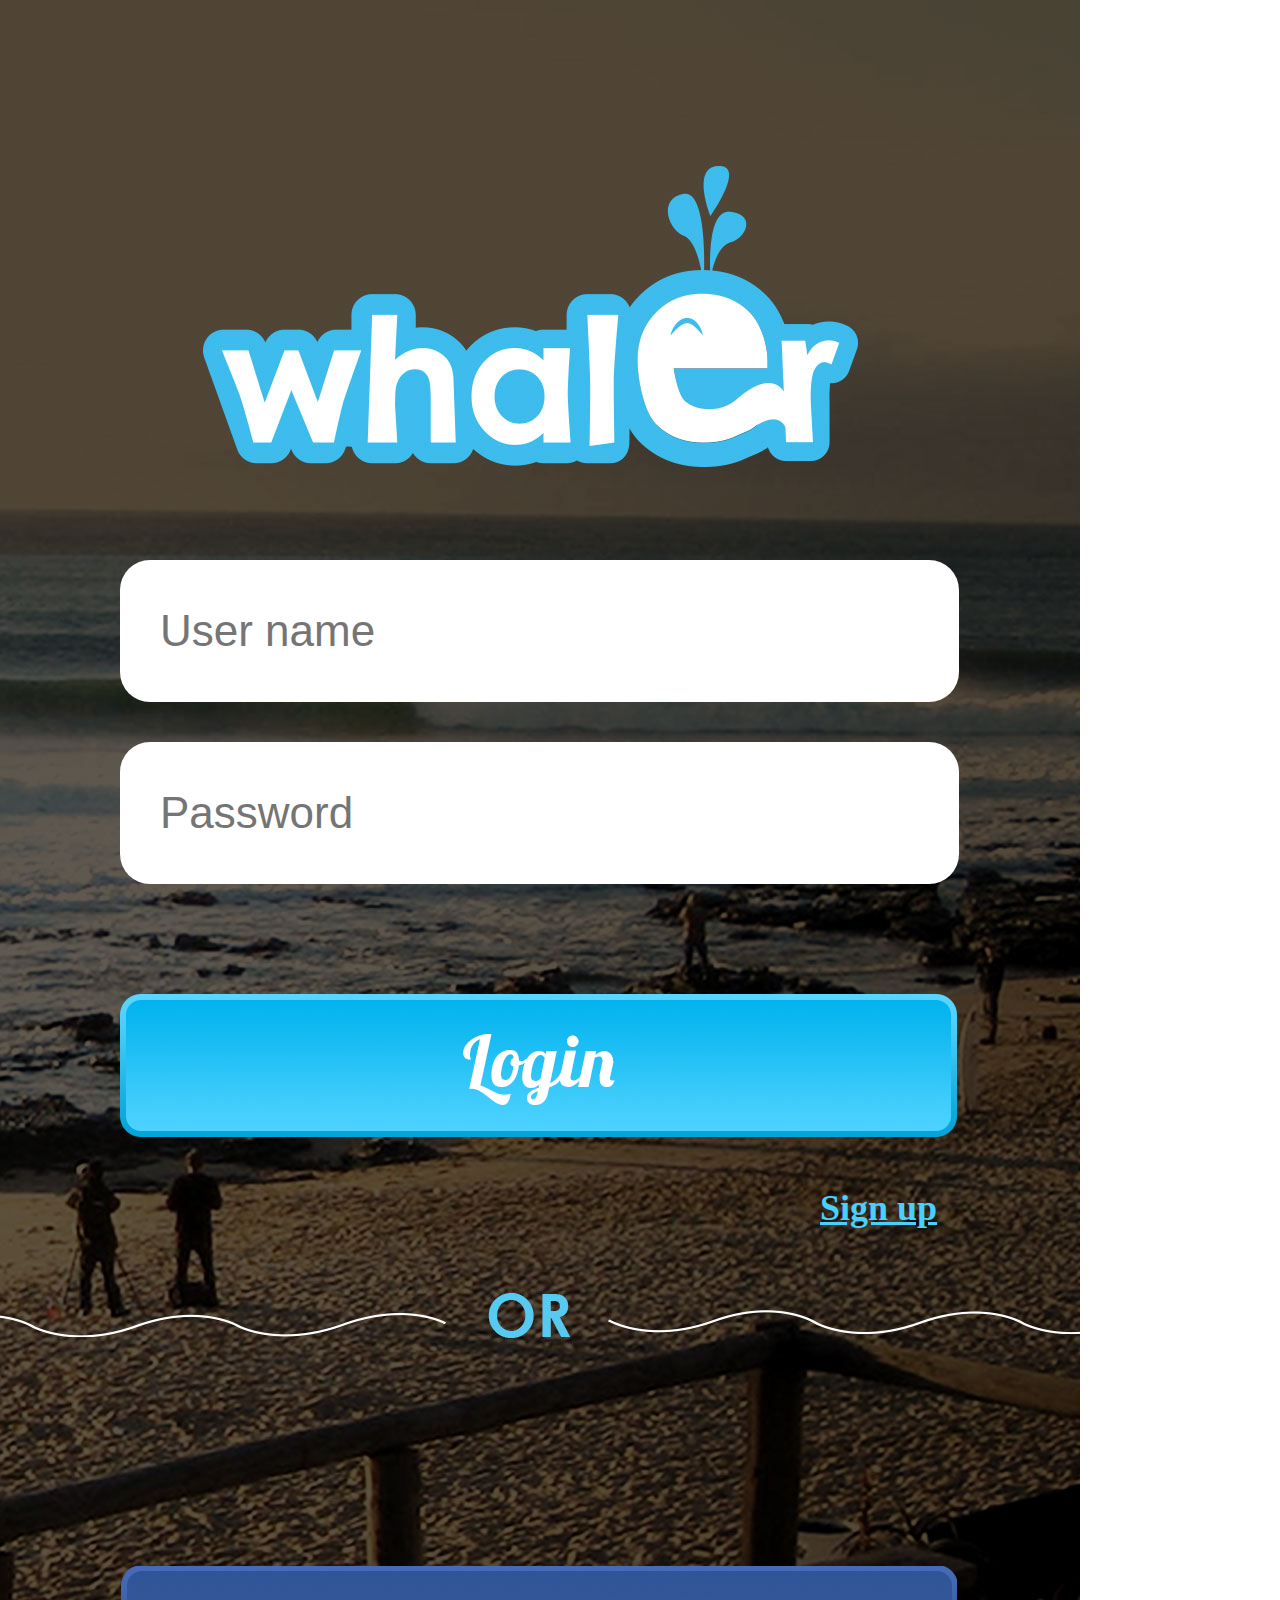
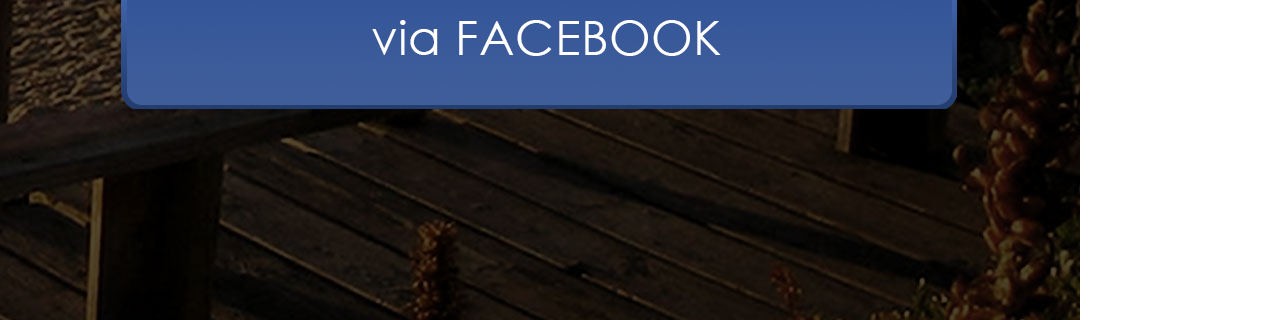
<file: login.html>
<!doctype html>
<html>
<head>
<meta charset="utf-8">
<title>Untitled Document</title>

<link href="css/reset.css" type="text/css" rel="stylesheet">
<meta name="viewport" content="user-scalable=no, initial-scale=1, maximum-scale=1, minimum-scale=1, width=device-width, height=device-height, target-densitydpi=device-dpi" />
<script src="js/jquery-2.1.1.min.js" type="text/javascript"></script>

<style>
#wrapper{
	width:1080px;
	height:1920px;
	background-image:url(images/login_bg.jpg);
	background-repeat:no-repeat;
	
}

header{
	width:1080px;
	height:560px;
}


input{
	margin:0 auto;
	width:797px;
	height:140px;
	border:none;
	background-color:#FFFFFF;
	border-radius:30px;
	margin-bottom:40px;
	padding-left:40px;
	margin-left:120px;
	font-size:44px;
	
}

input:focus{
	outline: 0;
}

section{
	margin-bottom:70px;
}

#login{
	margin-left:120px;
	margin-top:250px;
}

h1{
	color:#4ad0fe;
	text-decoration:underline;
	font-size:36px;
	margin-top:50px;
	margin-left:820px;
	font-weight:bold;
	margin-bottom:340px;
	
}

#facebook{
	margin-left:120px;

}

</style>

</head>

<body>

<div id="wrapper">
  
  <header></header>
  
  <section>
  <input type="text" placeholder="User name">
<input type="password" placeholder="Password">

  </section>
  
  
   <a href="index.html" id="login"><img src="images/login_btn.png"></a>
      <h1>Sign up</h1>
      
      
   <a href="#" id="facebook"><img src="images/facebook_btn.png"></a>   

</div>

</body>
</html>
</file>
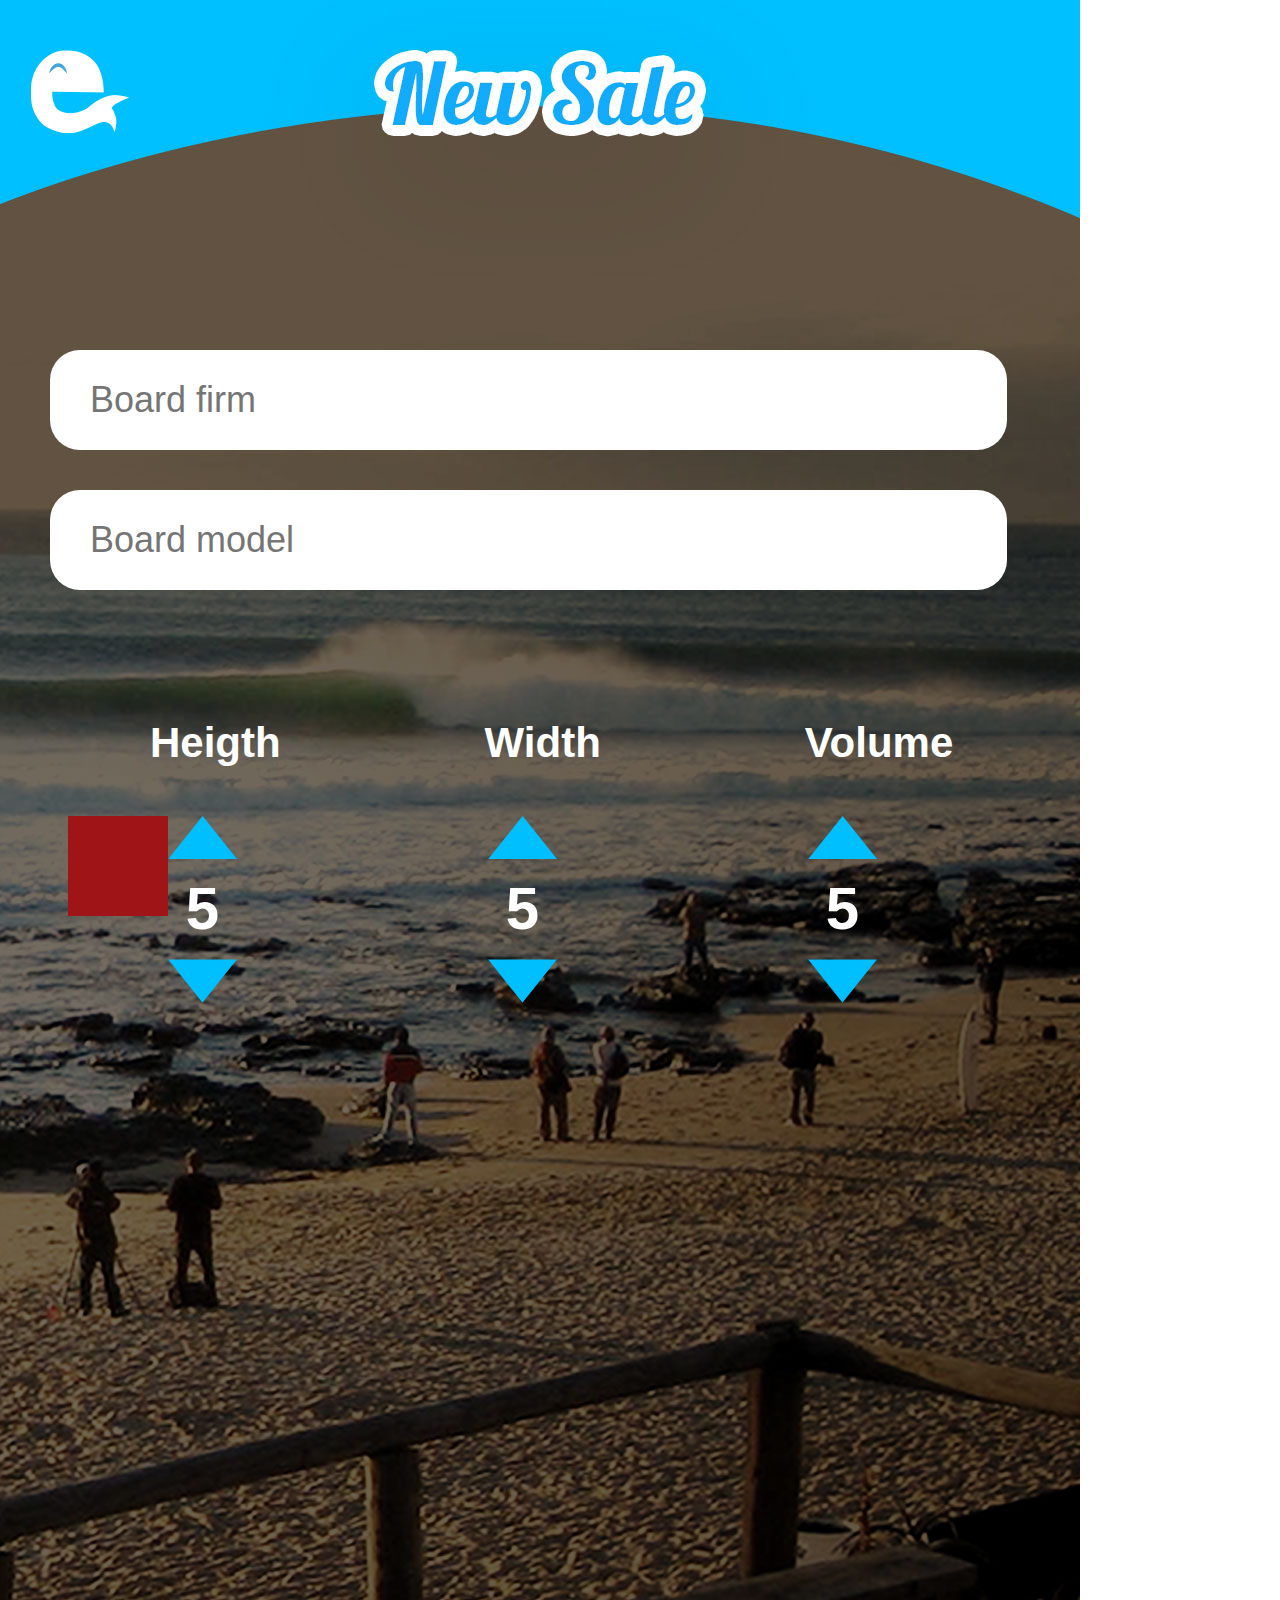
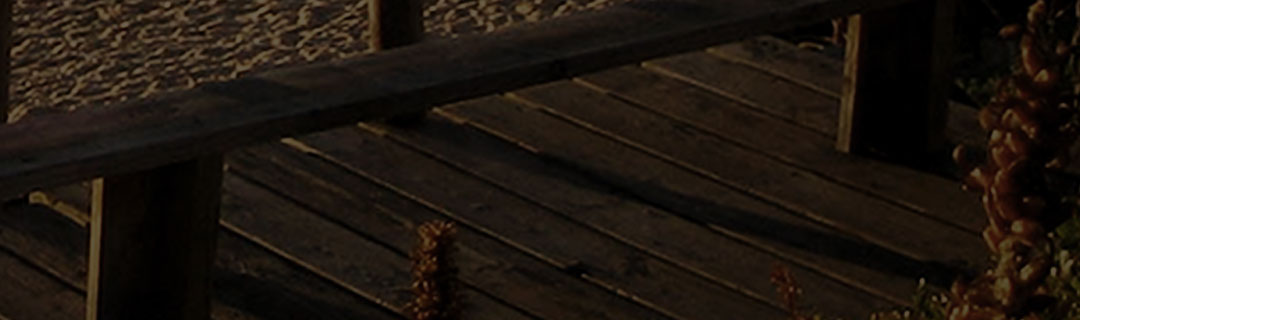
<file: new_sale.html>
<!doctype html>
<html>
<head>
<meta charset="utf-8">
<title>Untitled Document</title>

<!--css-->
<link href="css/reset.css" type="text/css" rel="stylesheet">
<link href="css/bootstrap.css" type="text/css" rel="stylesheet">
<meta name="viewport" content="user-scalable=no, initial-scale=1, maximum-scale=1, minimum-scale=1, width=device-width, height=device-height, target-densitydpi=device-dpi" />
<link href="css/num_up_down.css" type="text/css" rel="stylesheet">

 


<!--js-->
<script src="js/jquery-2.1.1.min.js" type="text/javascript"></script>
<script src="js/bootstrap.js" type="text/javascript"></script>
<script src="js/num_up_down.js" type="text/javascript"></script>

<style>
#wrapper{
	width:1080px;
	height:1920px;
	padding-top:50px;
	padding-left:30px;
	background-image:url(images/newSale_bg.jpg);
	background-repeat:no-repeat;
}

#menu_top{
	width:1080px;
	height:300px;
	


}
article{
	width:975px;
	height:350px;
}

section{
	margin:0 auto;
	width:975px;
	z-index:999;
}

input{
	width:957px;
	height:100px;
	border:none;
	background-color:#FFFFFF;
	border-radius:30px;
	margin-bottom:40px;
	padding-left:40px;
	margin-left:20px;
	font-size:36px;
	
}

input:focus{
	outline: 0;
}

#num_param{
	
	width:1080px;
	color:#FFFFFF;
	
	
}

#num_param h1{
	font-weight:bold;
	display:inline-block;
	font-size:3em;
	margin-left:120px;
	margin-right:80px;
	margin-bottom:50px;
	
}




</style>


</head>

<body>

<div id="wrapper">

<div id="menu_top">
  <a href="index.html"><img src="images/menu_back.png"></a>

</div>

<article>
<input type="text" placeholder="Board firm">
<input type="text" placeholder="Board model">

</article>


<div id="num_param">
 <h1>Heigth</h1>
 <h1>Width</h1>
 <h1>Volume</h1>
</div>

<section>

<div id="select_number_2" style="margin-left:100px; margin-right:100px;">
	<div id="num_wr"> 
    
        <div class="num_up"></div>
        <div class="num_val">5</div>
        <div class="num_down"></div>
    </div>
</div>

<body>
<div id="select_number_1" style="margin-left:100px; margin-right:100px;">
	<div id="num_wr">
    
    
        <div class="num_up"></div>
        <div class="num_val">5</div>
        <div class="num_down"></div>
    </div>
</div>


<div id="select_number_2" style="margin-left:100px; margin-right:100px;">
	<div id="num_wr">  
        
         
        <div class="num_up"></div>
        <div class="num_val">5</div>
        <div class="num_down"></div>
    </div>
</div>



<a href="camera.html"><div id="test" style="background:#9F1417; width:100px; height:100px; bottom:100px;"></div></a>










</body>


</div>


</body>
</html>
</file>
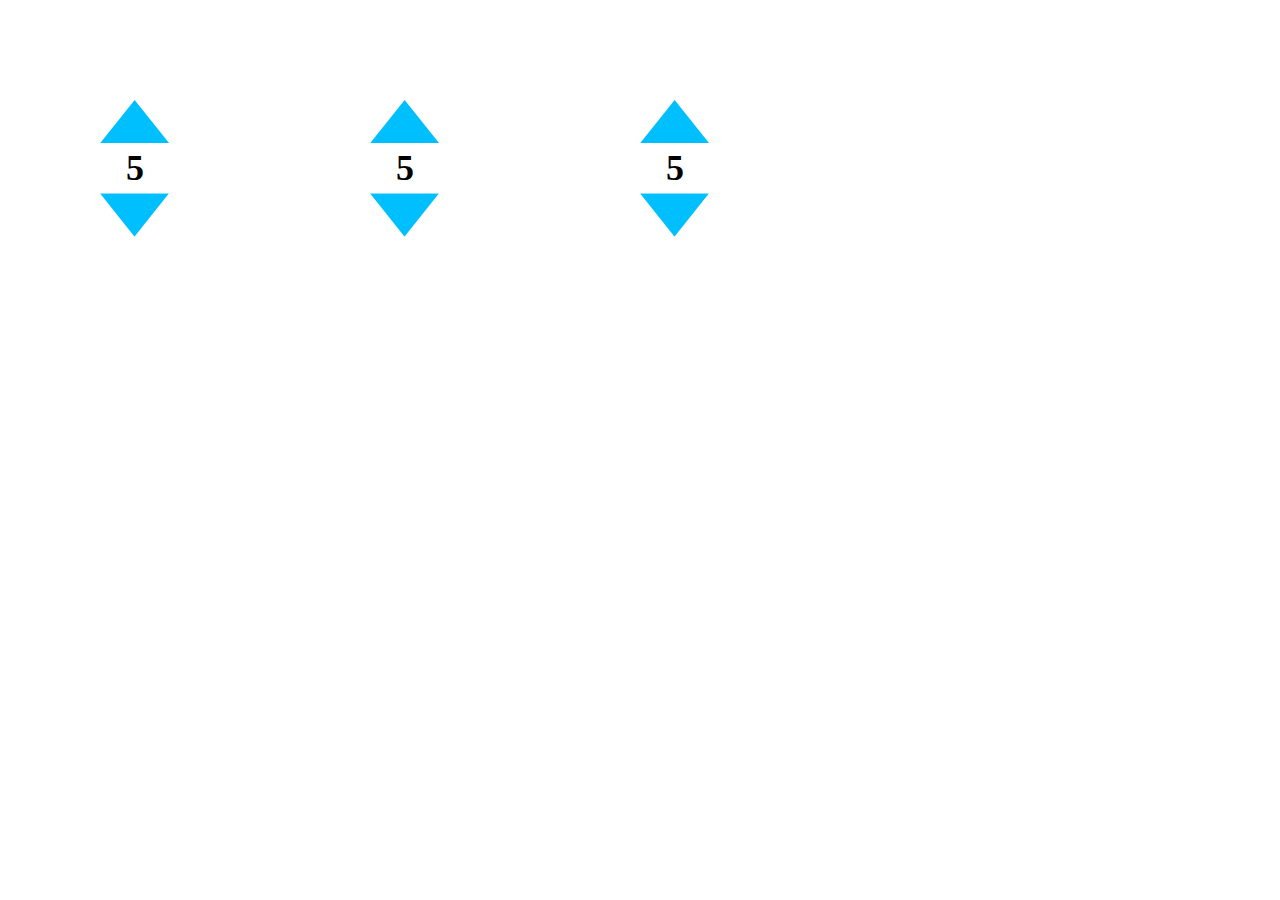
<file: test.html>
<!doctype html>
<html>
<head>
<meta charset="utf-8">
<link href="css/reset.css" type="text/css" rel="stylesheet">
<meta name="viewport" content="user-scalable=no, initial-scale=1, maximum-scale=1, minimum-scale=1, width=device-width, height=device-height, target-densitydpi=device-dpi" />
<script src="js/jquery-2.1.1.min.js" type="text/javascript"></script>
<title>Untitled Document</title>


<style>

#select_number_1 , #select_number_2{
	float:left;
	text-align:center;
	font-size:36px;
	font-weight:bold;
}

.num_up{
	width:70px;
	height:50px;
	background-image:url(images/up.png);
	background-repeat:no-repeat;
}


.num_down{
	width:70px;
	height:50px;
	background-image:url(images/down.png);
	background-repeat:no-repeat;
	margin-top:7px;
}

</style>


</head>


<div id="select_number_2" style="margin:100px;">
	<div class="num_up"></div>
    <div class="num_val">5</div>
    <div class="num_down"></div>
</div>

<body>
<div id="select_number_1" style="margin:100px;">
	<div class="num_up"></div>
    <div class="num_val">5</div>
    <div class="num_down"></div>
</div>


<div id="select_number_2" style="margin:100px;">
	<div class="num_up"></div>
    <div class="num_val">5</div>
    <div class="num_down"></div>
</div>
<script>
$(function(){
	$('#select_number_1 .num_up').click(function(){
		current_val = Number($(this).parent().find('.num_val').html());
		current_val+=0.1;
		current_val = Math.round( current_val * 10 ) / 10;
		$(this).parent().find('.num_val').html(current_val);
	});
	$('#select_number_1 .num_down').click(function(){
		current_val = Number($(this).parent().find('.num_val').html());
		current_val-=0.1;
		current_val = Math.round( current_val * 10 ) / 10;
		$(this).parent().find('.num_val').html(current_val);
	});
	
	$('#select_number_2 .num_up').click(function(){
		current_val = Number($(this).parent().find('.num_val').html());
		current_val+=1;
		$(this).parent().find('.num_val').html(current_val);
	});
	$('#select_number_2 .num_down').click(function(){
		current_val = Number($(this).parent().find('.num_val').html());
		current_val-=1;
		$(this).parent().find('.num_val').html(current_val);
	});
})
</script>
</body>
</html>
</file>
<file: css/site_global.css>
html
{
	min-height: 100%;
	min-width: 100%;
	-ms-text-size-adjust: none;
}

body,div,dl,dt,dd,ul,ol,li,nav,h1,h2,h3,h4,h5,h6,pre,code,form,fieldset,legend,input,button,textarea,p,blockquote,th,td,a
{
	margin: 0;
	padding: 0;
	border-width: 0;
	-webkit-transform-origin: left top;
	-ms-transform-origin: left top;
	-o-transform-origin: left top;
	transform-origin: left top;
}

table
{
	border-collapse: collapse;
	border-spacing: 0;
}

fieldset,img
{
	border: 0;
	-webkit-transform-origin: left top;
	-ms-transform-origin: left top;
	-o-transform-origin: left top;
	transform-origin: left top;
}

address,caption,cite,code,dfn,em,strong,th,var,optgroup
{
	font-style: inherit;
	font-weight: inherit;
}

del,ins
{
	text-decoration: none;
}

li
{
	list-style: none;
}

caption,th
{
	text-align: left;
}

h1,h2,h3,h4,h5,h6
{
	font-size: 100%;
	font-weight: inherit;
}

input,button,textarea,select,optgroup,option
{
	font-family: inherit;
	font-size: inherit;
	font-style: inherit;
	font-weight: inherit;
}

body
{
	font-family: Arial, Helvetica Neue, Helvetica, sans-serif;
	text-align: left;
	font-size: 14px;
	line-height: 17px;
	word-wrap: break-word;
	text-rendering: optimizeLegibility;/* kerning, primarily */
}

@media screen and (-webkit-min-device-pixel-ratio:0)
{
	body { text-rendering:auto; }
}

a:link
{
	color: #0000FF;
	text-decoration: underline;
}

a:visited
{
	color: #800080;
	text-decoration: underline;
}

a:hover
{
	color: #0000FF;
	text-decoration: underline;
}

a:active
{
	color: #EE0000;
	text-decoration: underline;
}

a.nontext /* used to override default properties of 'a' tag */
{
	color: black;
	text-decoration: none;
	font-style: normal;
	font-weight: normal;
}

.normal_text
{
	color: #000000;
	direction: ltr;
	font-family: Arial, Helvetica Neue, Helvetica, sans-serif;
	font-size: 14px;
	font-style: normal;
	font-weight: normal;
	letter-spacing: 0px;
	line-height: 17px;
	text-align: left;
	text-decoration: none;
	text-indent: 0px;
	text-transform: none;
	vertical-align: 0px;
	padding: 0px;
}

.list0 li:before
{
	position: absolute;
	right: 100%;
	letter-spacing: 0px;
	text-decoration: none;
	font-weight: normal;
	font-style: normal;
}

.rtl-list li:before
{
	right: auto;
	left: 100%;
}

.nls-None > li:before,.nls-None .list3 > li:before,.nls-None .list6 > li:before
{
	margin-right: 6px;
	content: '•';
}

.nls-None .list1 > li:before,.nls-None .list4 > li:before,.nls-None .list7 > li:before
{
	margin-right: 6px;
	content: '○';
}

.nls-None,.nls-None .list1,.nls-None .list2,.nls-None .list3,.nls-None .list4,.nls-None .list5,.nls-None .list6,.nls-None .list7,.nls-None .list8
{
	padding-left: 34px;
}

.nls-None.rtl-list,.nls-None .list1.rtl-list,.nls-None .list2.rtl-list,.nls-None .list3.rtl-list,.nls-None .list4.rtl-list,.nls-None .list5.rtl-list,.nls-None .list6.rtl-list,.nls-None .list7.rtl-list,.nls-None .list8.rtl-list
{
	padding-left: 0px;
	padding-right: 34px;
}

.nls-None .list2 > li:before,.nls-None .list5 > li:before,.nls-None .list8 > li:before
{
	margin-right: 6px;
	content: '-';
}

.nls-None.rtl-list > li:before,.nls-None .list1.rtl-list > li:before,.nls-None .list2.rtl-list > li:before,.nls-None .list3.rtl-list > li:before,.nls-None .list4.rtl-list > li:before,.nls-None .list5.rtl-list > li:before,.nls-None .list6.rtl-list > li:before,.nls-None .list7.rtl-list > li:before,.nls-None .list8.rtl-list > li:before
{
	margin-right: 0px;
	margin-left: 6px;
}

.TabbedPanelsTab
{
	white-space: nowrap;
}

.MenuBar  .MenuBarView,.MenuBar  .SubMenuView /* Resets for ul and li in menus */
{
	display: block;
	list-style: none;
}

.MenuBar .SubMenu
{
	display: none;
	position: absolute;
}

.NoWrap
{
	white-space: nowrap;
	word-wrap: normal;
}

.rootelem /* the root of the artwork tree */
{
	margin-left: auto;
	margin-right: auto;
}

.colelem /* a child element of a column */
{
	display: inline;
	float: left;
	clear: both;
}

.colelem100 /* a child element of a column that is 100% width */
{
	clear: both;
}

.grpelem /* a child element of a group */
{
	display: inline;
	float: left;
}

.clearfix:after /* force a container to fit around floated items */
{
	content: "\0020";
	visibility: hidden;
	display: block;
	height: 0;
	clear: both;
}

*:first-child+html .clearfix /* IE7 */
{
	zoom: 1;
}

.clip_frame /* used to clip the contents as in the case of an image frame */
{
	overflow: hidden;
}

.inclusion_context /* context for positioning a group of elements that share the same height */
{
	display: table;
	table-layout: fixed;
	width: 0.01px;
}

.inclelem /* element of an inclusion context */
{
	display: table-cell;
	vertical-align: top;
}

.f3s_mid /* 3-slice frame, middle slice */
{
	background-repeat: repeat;
}

.f3s_top,.f3s_bot /* 3-slice frame, top slice */
{
	background-repeat: no-repeat;
}

.f9s_top_left,.f9s_bot_left /* 9-slice frame, left corner slice */
{
	background-repeat: no-repeat;
	background-position: left;
}

.f9s_top_right,.f9s_bot_right /* 9-slice frame, right corner slice */
{
	background-repeat: no-repeat;
	background-position: right;
}

.f9s_top_mid,.f9s_bot_mid /* 9-slice frame, top/bottom horizontal slice */
{
	background-repeat: repeat-x;
	background-position: 0px 0px;
}

.f9s_mid_left /* 9-slice frame, left vertical slice */
{
	background-repeat: repeat-y;
	background-position: left;
}

.f9s_mid_right /* 9-slice frame, right vertical slice */
{
	background-repeat: repeat-y;
	background-position: right;
}

.f9s_center /* 9-slice frame, center slice */
{
	background-repeat: repeat;
	background-position: 0px 0px;
}

.popup_anchor /* anchors an abspos popup */
{
	position: relative;
	width: 0px;
	height: 0px;
}

.popup_element
{
	z-index: 100000;
}

.svg
{
	display: block;
	vertical-align: top;
}

span.wrap /* used to force wrap after floated array when nested inside a paragraph */
{
	content: '';
	clear: left;
	display: block;
}

span.actAsInlineDiv /* used to simulate a DIV with inline display when already nested inside a paragraph */
{
	display: inline-block;
}

.position_content,.excludeFromNormalFlow /* used when child content is larger than parent */
{
	float: left;
}

.preload_images /* used to preload images used in non-default states */
{
	position: absolute;
	overflow: hidden;
	left: -9999px;
	top: -9999px;
	height: 1px;
	width: 1px;
}

preload /* used to specifiy the dimension of preload item */
{
	height: 1px;
	width: 1px;
}

.animateStates
{
	-webkit-transition: 0.3s ease-in-out;
	-moz-transition: 0.3s ease-in-out;
	-o-transition: 0.3s ease-in-out;
	transition: 0.3s ease-in-out;
}

input:focus,textarea:focus /* remove default focussed input styling */
{
	outline: none;
}

textarea
{
	resize: none;
	overflow: auto;
}

.fld-prompt /* form placeholders cursor behavior */
{
	pointer-events: none;
}

.wrapped-input /* form inputs & placeholders let div styling show thru */
{
	position: absolute;
	top: 0;
	left: 0;
	background: transparent;
	border: none;
}

.submit-btn /* form submit buttons on top of sibling elements */
{
	z-index: 50000;
	cursor: pointer;
}

.anchor_item /* used to specify anchor properties */
{
	width: 22px;
	height: 18px;
}

.MenuBar .SubMenuVisible,.MenuBarVertical .SubMenuVisible,.MenuBar .SubMenu .SubMenuVisible,.popup_element.Active,span.actAsPara,.actAsDiv,a.nonblock.nontext,img.block
{
	display: block;
}

.ose_ei
{
	visibility: hidden;
	z-index: 0;
}

.widget_invisible,.js .invi,.js .mse_pre_init,.js .an_invi /* used to hide the widget before loaded */
{
	visibility: hidden;
}

.no_vert_scroll
{
	overflow-y: hidden;
}

.always_vert_scroll
{
	overflow-y: scroll;
}

.always_horz_scroll
{
	overflow-x: scroll;
}

.popup_element.Inactive,.js .disn,.hidden
{
	display: none;
}

.fullscreen
{
	overflow: hidden;
	left: 0px;
	top: 0px;
	position: fixed;
	height: 100%;
	width: 100%;
	-moz-box-sizing: border-box;
	-webkit-box-sizing: border-box;
	-ms-box-sizing: border-box;
	box-sizing: border-box;
}

.fullwidth
{
	position: absolute;
}

.borderbox
{
	-moz-box-sizing: border-box;
	-webkit-box-sizing: border-box;
	-ms-box-sizing: border-box;
	box-sizing: border-box;
}

.scroll_wrapper
{
	position: absolute;
	overflow: auto;
	left: 0px;
	right: 0px;
	top: 0px;
	bottom: 0px;
	padding-top: 0px;
	padding-bottom: 0px;
	margin-top: 0px;
	margin-bottom: 0px;
}

.browser_width > *
{
	position: absolute;
	left: 0px;
	right: 0px;
}

.list0 li,.MenuBar .MenuItemContainer,.SlideShowContentPanel .fullscreen img
{
	position: relative;
}

.accordion_wrapper
{
	display: inline;
	float: left;
	width: 0px;
}

.fld-checkbox input[type=checkbox] /* Hide native checkbox */
{
	position: absolute;
	overflow: hidden;
	clip: rect(0px, 0px, 0px, 0px);
	height: 1px;
	width: 1px;
	margin: -1px;
	padding: 0;
	border: 0;
}

.fld-checkbox input[type=checkbox] + label
{
	display: inline-block;
	background-repeat: no-repeat;
	cursor: pointer;
	float: left;
	width: 100%;
	height: 100%;
}

.pointer_cursor,.fld-recaptcha-mode,.fld-recaptcha-refresh,.fld-recaptcha-help
{
	cursor: pointer;
}

p,h1,h2,h3,h4,h5,h6,ol,ul,span.actAsPara /* disable Android font boosting */
{
	max-height: 1000000px;
}

.superscript
{
	vertical-align: super;
	font-size: 66%;
	line-height: 0;
}

.subscript
{
	vertical-align: sub;
	font-size: 66%;
	line-height: 0;
}

/*  and (device-width: 1080px) 
  and (device-height: 1920px) 
  and (-webkit-device-pixel-ratio: 2) 

}*/
</file>
<file: css/master_a-master.css>
#untitled
{
	position: relative;
}

#u564
{
	background-color: transparent;
	position: relative;
	
}
</file>
<file: css/index.css>
.version.index /* version checker */
{
	color: #000019;
	background-color: #98783E;
}

@-ms-viewport
{
	width: 1080px;
}

@-webkit-viewport
{
	width: 1080px;
}

@-o-viewport
{
	width: 1080px;
}

@-moz-viewport
{
	width: 1080px;
}

@viewport
{
	width: 1080px;
}

.html
{
	background-color: #FFFFFF;
}

#page
{
	z-index: 1;
	width: 1080px;
	min-height: 1919px;
	background-image: none;
	border-style: none;
	border-color: #000000;
	background-color: transparent;
	padding-bottom: 1px;
}

#pu379
{
	width: 0.01px;
	margin-right: -10000px;
}

#u379
{
	z-index: 2;
	width: 1080px;
	background-color: transparent;
	position: relative;
	margin-right: -10000px;
}

#u379_img
{
	padding-bottom: 1px;
}

#u121
{
	z-index: 7;
	width: 797px;
	height: 382px;
	position: relative;
	margin-right: -10000px;
	margin-top: 169px;
	left: 118px;
}

#u122
{
	z-index: 8;
	width: 839px;
	height: 625px;
	position: relative;
	margin-right: -10000px;
	margin-top: 793px;
	left: 82px;
}

#u123
{
	z-index: 9;
	width: 839px;
	height: 625px;
	position: relative;
	margin-right: -10000px;
	margin-top: 1655px;
	left: 82px;
}

#u385
{
	z-index: 10;
	width: 839px;
	height: 625px;
	position: relative;
	margin-right: -10000px;
	margin-top: 2544px;
	left: 82px;
}

#u386
{
	z-index: 11;
	width: 839px;
	height: 625px;
	position: relative;
	margin-right: -10000px;
	margin-top: 3398px;
	left: 82px;
}

.ie #u121,.ie #u122,.ie #u123,.ie #u385,.ie #u386
{
	background-color: #FFFFFF;
	opacity: 0.01;
	-ms-filter: "progid:DXImageTransform.Microsoft.Alpha(Opacity=1)";
	filter: alpha(opacity=1);
}

#untitled
{
	width: 22px;
	margin-right: -10000px;
	margin-top: 935px;
	left: 2324px;
}

#u564
{
	z-index: 4;
	width: 1080px;
	margin-right: -10000px;
	margin-top: 3958px;
}

body
{
	position: relative;
	min-width: 1080px;
}

#page .verticalspacer
{
	clear: both;
	margin-bottom: -3958px;
}
</file>
<file: css/search_style.css>
@charset "utf-8";
/* CSS Document */

	input {
	outline: none;
	}
	input[type=search] {
	-webkit-appearance: textfield;
	-webkit-box-sizing: content-box;
	font-family: inherit;
	font-size: 100%;
	}
	input::-webkit-search-decoration,
	input::-webkit-search-cancel-button {
	display: none; /* remove the search and cancel icon */
	}
	/* search input field */
	input[type=search] {
		background-image:url(../images/search.png);
		background-repeat:no-repeat;
		background-position:left;
		
		margin: 10px 10px 10px 10px;
		background-color:#3ebded;
		box-shadow: 10px 10px 50px rgba(0, 0, 0, 0.2);
	
	padding: 9px 10px 9px 32px;
	width: 60px;
	-webkit-border-radius: 10em;
	-moz-border-radius: 10em;
	border-radius: 10em;
	-webkit-transition: all .5s;
	-moz-transition: all .5s;
	transition: all .5s;
	}
	input[type=search]:focus {
		background-image:url(../images/search_focus.png);
		background-repeat:no-repeat;
		background-position:right;
	width: 400px;
	background-color: #fff;
	border-color: #6dcff6;
	-webkit-box-shadow: 0 0 5px rgba(109,207,246,.5);
	-moz-box-shadow: 0 0 5px rgba(109,207,246,.5);
	box-shadow: 0 0 5px rgba(109,207,246,.5);
	}
	/* placeholder */
	input:-moz-placeholder {
	color: #3ebded;
	}
	input::-webkit-input-placeholder {
	color: #3ebded;
	}
	/* demo B */
	#demo-b input[type=search] {
		height:120px;
	width: 120px;
	padding-left: 10px;
	color: transparent;
	cursor: pointer;
	position:fixed;
	margin-left:50px;
	margin-top:50px;
	}

	#demo-b input[type=search]:focus {
	width: 920px;
	padding-left: 32px;
	color: #3ebded;
	background-color: #fff;
	cursor: auto;
	font-family:arial;
	font-size:3.7em;
	}
	#demo-b input:-moz-placeholder {
	color: transparent;
	}
	#demo-b input::-webkit-input-placeholder {
	color: transparent;
	}
</file>
<file: css/menu_style.css>
@charset "utf-8";
/* CSS Document */

#menu_wrapper{
	width:1080px;
	height:285px;
	background-image:url(../img/bottom_bar.png);
	background-repeat:no-repeat;
	padding-top:60px;
	position:fixed;
	z-index:995;
	bottom:0px;
	
}


#menu{text-align:center;}

#menu li{
	width:216px;
	height:100px;
	float:left;
	line-height:310px;
	
	
}

#menu li img{
	text-align:center;
}


.icons{
	float:left;
	line-height:250px;
	margin-top:90px;

}
#home{
	line-height:200px;
	margin-top:30px;
	
	
}
</file>
<file: css/num_up_down.css>
@charset "utf-8";
/* CSS Document */


#select_number_1 , #select_number_2{
	float:left;
	text-align:center;
	font-size:60px;

	color:#FFFFFF;
	font-weight:bold;
	z-index:999;
	

}

.num_up{
	text-align:center;
	width:90px;
	height:50px;
	background-image:url(../images/up.png);
	background-repeat:no-repeat;
	
}


.num_down{
	text-align:center;
	width:90px;
	height:50px;
	background-image:url(../images/down.png);
	background-repeat:no-repeat;
	margin-top:7px;
}

#num_wr{
	width:70px;
	text-align:center;
	margin-right:50px;
	font-weight:bold;
	
}
</file>
